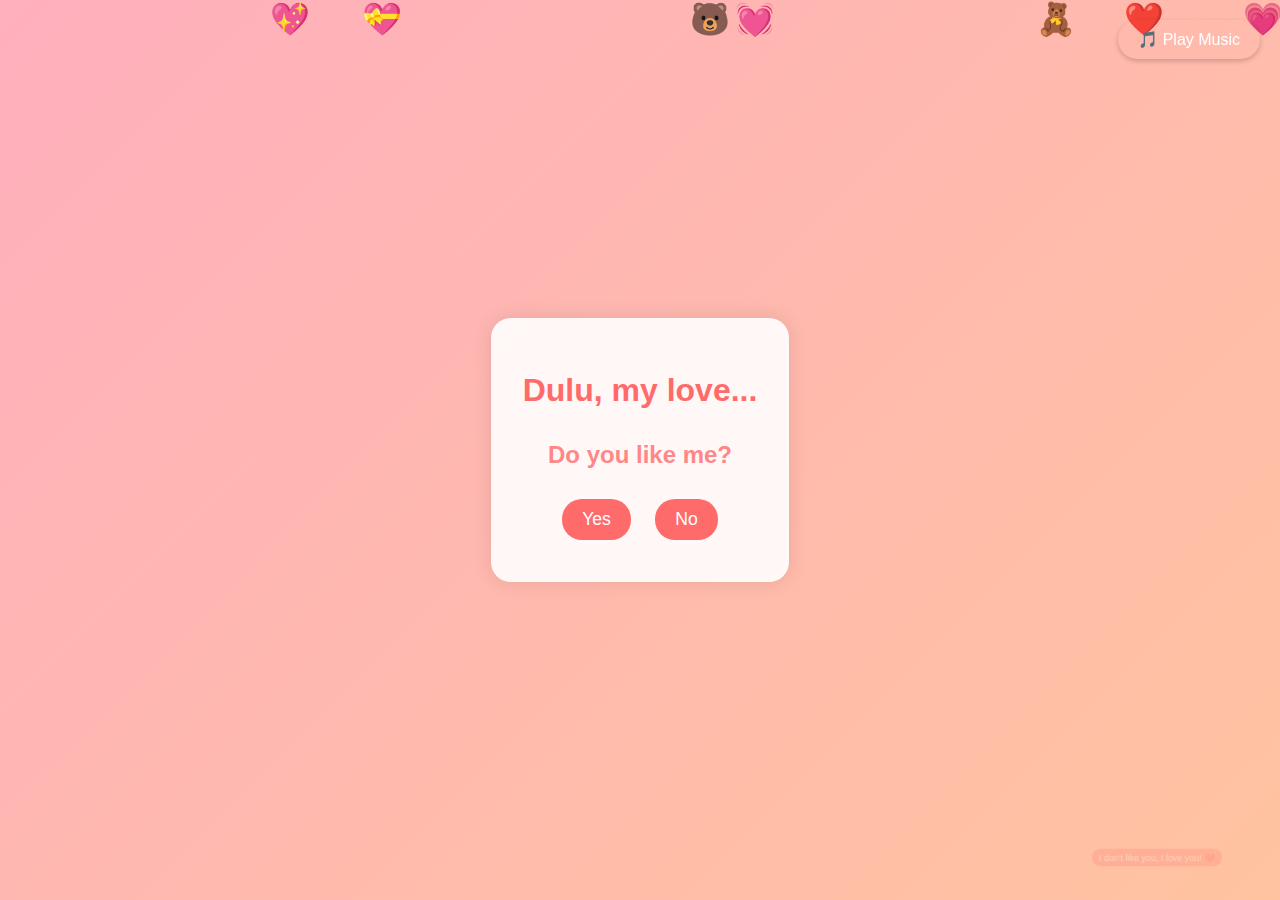
<file: dulu-my-bacha/index.html>
<!DOCTYPE html>
<html lang="en">
<head>
    <meta charset="UTF-8">
    <meta name="viewport" content="width=device-width, initial-scale=1.0">
    <!-- CUSTOMIZE: Browser tab title -->
    <title>Will You Be My Valentine? 💝</title>
    <!-- Google Fonts -->
    <link href="https://fonts.googleapis.com/css2?family=Dancing+Script:wght@400;700&family=Poppins:wght@300;400;600&display=swap" rel="stylesheet">
    <!-- Styles -->
    <link rel="stylesheet" href="styles.css">
</head>
<body>
    <!-- Floating Background Elements -->
    <div class="floating-elements">
        <!-- Hearts and bears will be added here by JavaScript -->
    </div>

    <!-- Main Content Container -->
    <div class="container">
        <h1 id="valentineTitle"></h1>
        
        <!-- Music Player -->
        <div id="musicControls" class="music-controls">
            <button id="musicToggle" class="music-btn">🎵 Play Music</button>
            <audio id="bgMusic" loop>
                <source id="musicSource" type="audio/mpeg">
                Your browser does not support the audio element.
            </audio>
        </div>

        <!-- First Question -->
        <div class="question-section" id="question1">
            <h2 id="question1Text"></h2>
            <button class="cute-btn" onclick="showNextQuestion(2)" id="yesBtn1"></button>
            <button class="cute-btn" onclick="moveButton(this)" id="noBtn1"></button>
            <!-- CUSTOMIZE: Secret answer text -->
            <div class="secret-answer">
                <button class="cute-btn special" onclick="showNextQuestion(2)" id="secretAnswerBtn"></button>
            </div>
        </div>

        <!-- Second Question (Love Meter) -->
        <div class="question-section hidden" id="question2">
            <h2 id="question2Text"></h2>
            <!-- Love meter settings: min="0" max="10000" -->
            <div class="love-meter">
                <input type="range" min="0" max="10000" value="100" class="slider" id="loveMeter">
                <p>
                    <span class="love-value-container"><span id="startText"></span> (<span id="loveValue">100</span>%)</span>
                    <span id="extraLove" class="hidden"></span>
                </p>
            </div>
            <button class="cute-btn" onclick="showNextQuestion(3)" id="nextBtn"></button>
        </div>

        <!-- Final Question -->
        <div class="question-section hidden" id="question3">
            <h2 id="question3Text"></h2>
            <button class="cute-btn final-yes" onclick="celebrate()" id="yesBtn3"></button>
            <button class="cute-btn" onclick="moveButton(this)" id="noBtn3"></button>
        </div>

        <!-- CUSTOMIZE: Celebration message -->
        <div class="celebration hidden" id="celebration">
            <h2 id="celebrationTitle"></h2>
            <p class="celebration-text" id="celebrationMessage"></p>
            <p class="celebration-text" id="celebrationEmojis"></p>
        </div>
    </div>

    <!-- Scripts -->
    <script src="config.js"></script>
    <script src="theme.js"></script>
    <script src="script.js"></script>
</body>
</html>
</file>
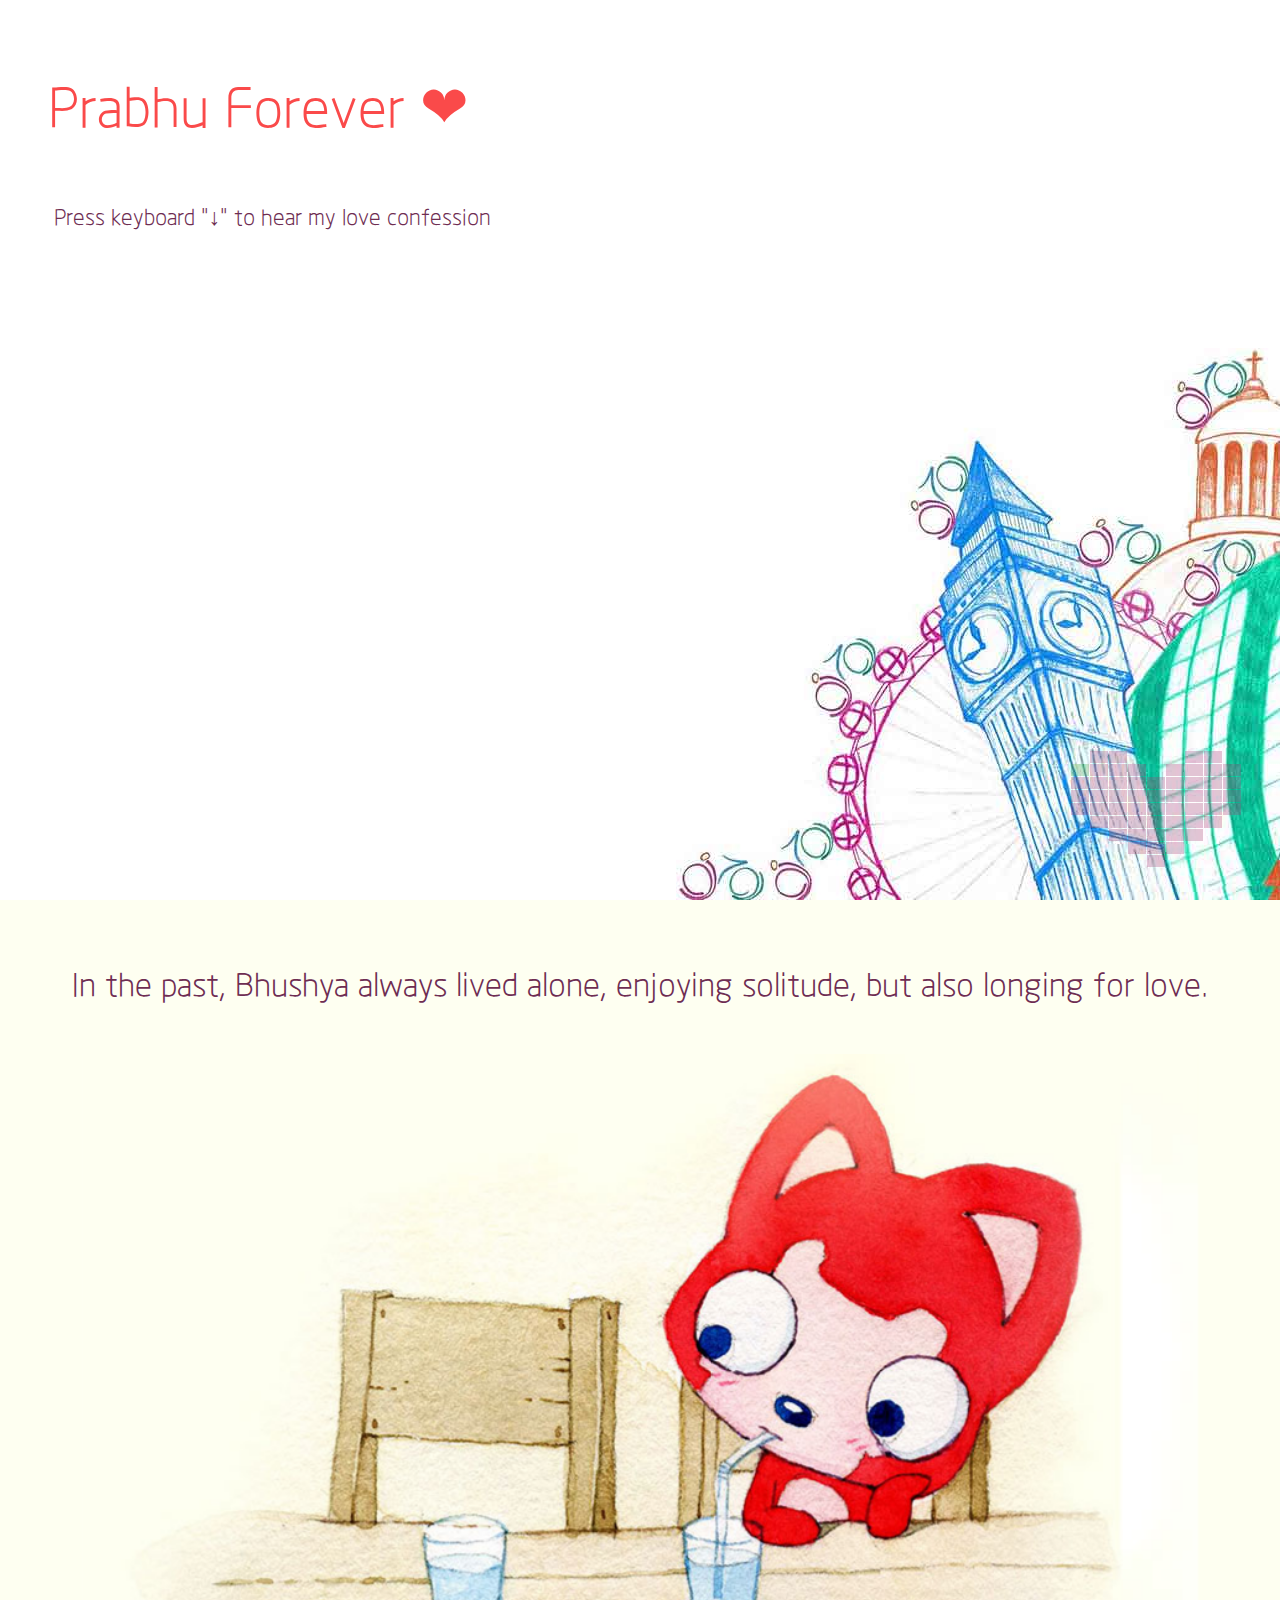
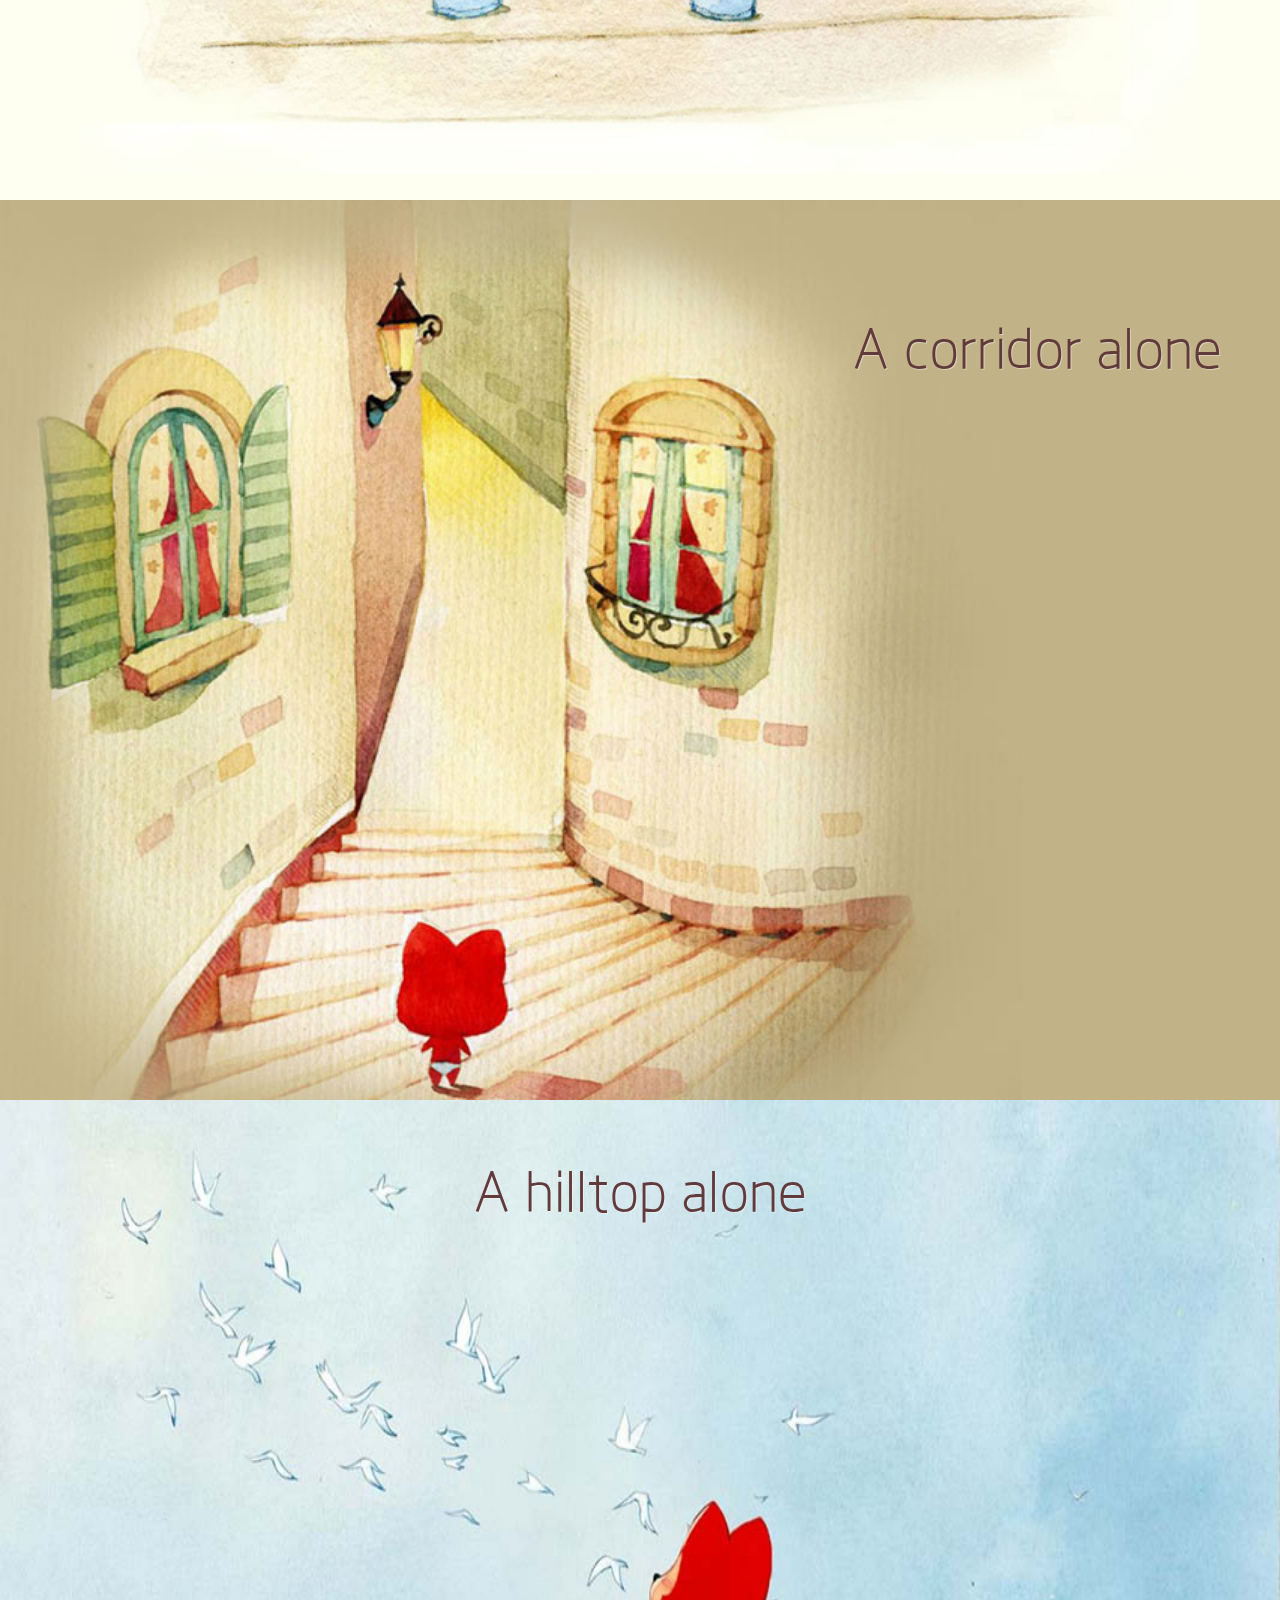
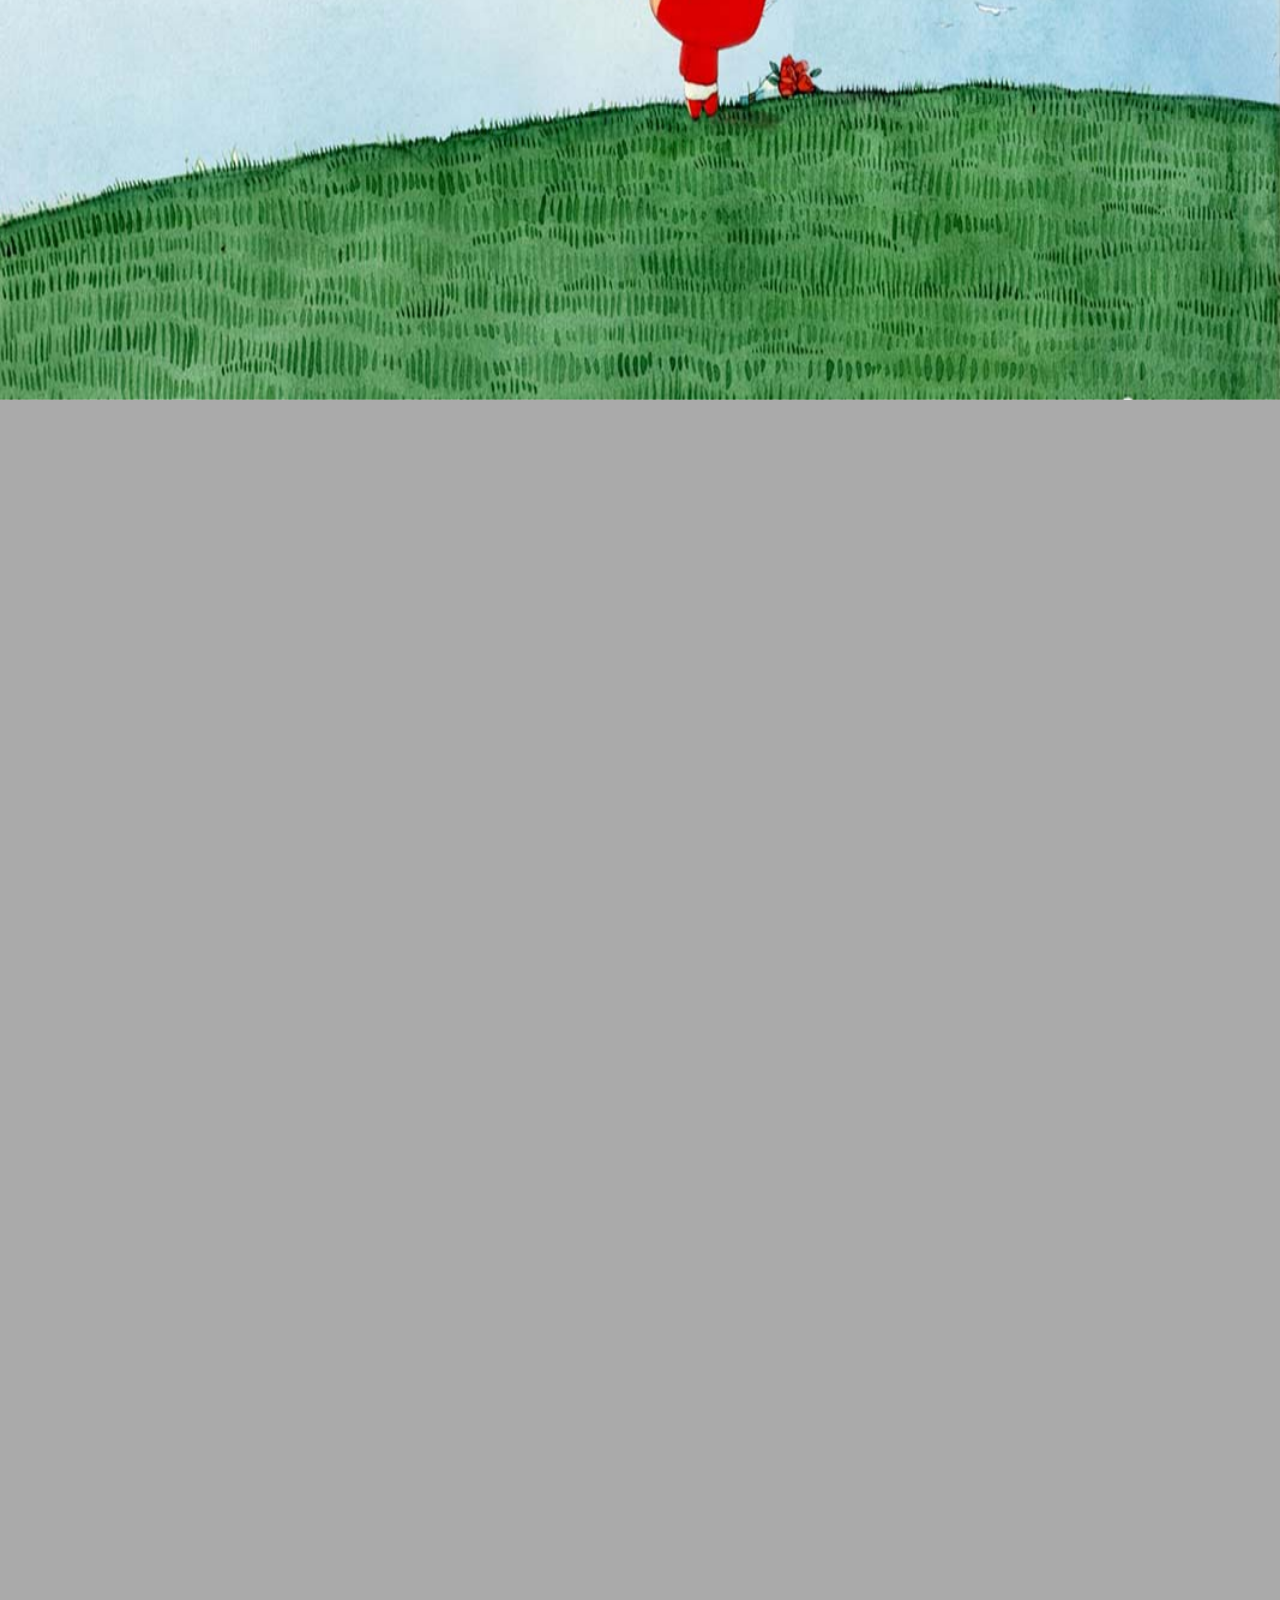
<file: our-extraordinary-love-story/index.html>
<!DOCTYPE HTML>
<!--[if IE 6]>
<html id="ie6" class="ie ie6 lt-ie9">
<![endif]-->
<!--[if IE 7]>
<html id="ie7" class="ie ie7 lt-ie9">
<![endif]-->
<!--[if IE 8]>
<html id="ie8" class="ie ie8 lt-ie9">
<![endif]-->
<!--[if gte IE 9]>
<html class="ie ie9">
<![endif]-->
<!--[if !(IE)]><!-->
<html>
<!--<![endif]-->

<head>
	<meta http-equiv='Pragma' content='no-cache' />
	<meta charset="UTF-8">
	<meta name="keywords" content="" />
	<meta name="description" content="laibiaobai.cn " />
	<title>Prabhu Forever ❤</title>
	<link rel="stylesheet" href="css/all.min.css">
</head>

<body>
	<div class="flowtime">
		<div class="ft-section section-1" data-id="section-1">
			<div id="/section-1/page-1" class="ft-page page-1" data-id="page-1">
				<p class="text1">Prabhu Forever ❤</p>
				<p class="text2">Press keyboard "↓" to hear my love confession</p>
			</div>
			<div id="/section-1/page-2" class="ft-page page-2" data-id="page-2">
				<p class="top-text">In the past, Bhushya always lived alone, enjoying solitude, but also longing for love.</p>
				<img src='img/iali63.jpg' alt="In the past, Bhushya always lived alone, enjoying solitude, and longing for love." />
			</div>
			<div id="/section-1/page-3" class="ft-page page-3 left-img" data-id="page-3">
				<h2 class="text">A corridor alone</h2>
				<img src='img/iali35.jpg' alt="A corridor alone" />
			</div>
			<div id="/section-1/page-4" class="ft-page page-4 full-img" data-id="page-4">
				<h2 class="center-text">A hilltop alone</h2>
				<img src='img/iali6.jpg' alt="A hilltop alone" />
			</div>
		</div>
		<div class="ft-section section-2" data-id="section-2">
			<div id="/section-2/page-1" class="ft-page page-5 full-img" data-id="page-1">
				<h2 class="center-text">A subway alone</h2>
				<img src='img/iali19.jpg' alt="A subway alone" />
			</div>
			<div id="/section-2/page-2" class="ft-page page-6" data-id="page-2">
				<h2 class="center-text">An amusement park alone</h2>
				<img src='img/iali29.jpg' alt="An amusement park alone" />
			</div>
			<div id="/section-2/page-3" class="ft-page page-7" data-id="page-3">
				<h3>But he remained optimistic, smiling, and waiting</h3>
				<img src='img/iali60.jpg' alt="But he remained optimistic, smiling, and waiting" />
			</div>
			<div id="/section-2/page-4" class="ft-page page-8 full-img" data-id="page-4">
				<h3>Life inevitably has ups and downs</h3>
				<img src='img/iali51.jpg' alt="Life inevitably has ups and downs" />
			</div>
			<div id="/section-2/page-5" class="ft-page page-9" data-id="page-5">
				<h3>He could always handle it easily</h3>
				<img src='img/iali5.jpg' alt="He could always handle it easily" />
			</div>
			<div id="/section-2/page-6" class="ft-page page-10" data-id="page-6">
				<h3>And with a sunny, confident smile</h3>
				<img src='img/iali22.jpg' alt="And with a sunny, confident smile" />
			</div>
		</div>
		<div class="ft-section section-3" data-id="section-3">
			<div id="/section-3/page-1" class="ft-page page-11 full-img" data-id="page-1">
				<h3>Life won't always be smooth sailing</h3>
				<img src='img/iali24.jpg' alt="Life won't always be smooth sailing" />
			</div>
			<div id="/section-3/page-2" class="ft-page page-12" data-id="page-2">
				<h3>But he could always face it bravely<br />Ready to accept life's challenges</h3>
				<img src='img/iali25.jpg' alt="But he could always face it bravely" />
			</div>
			<div id="/section-3/page-3" class="ft-page page-13" data-id="page-3">
				<img src='img/iali64.jpg' alt='But where is bhushya&apos;s love?' />
				<h3>But where is Bhushya's love?</h3>
			</div>
			<div id="/section-3/page-4" class="ft-page page-14 left-img" data-id="page-4">
				<h3>In the mirror? He couldn't believe it</h3>
				<img src='img/iali46.jpg' alt="In the mirror? He couldn't believe it" />
			</div>
			<div id="/section-3/page-5" class="ft-page page-15 left-img" data-id="page-5">
				<h3>He asked the big tree, where is my love?<br />The tree told him, maybe not far away</h3>
				<img src='img/iali45.jpg' alt="He asked the big tree, where is my love?" />
			</div>
			<div id="/section-3/page-6" class="ft-page page-16 left-img" data-id="page-6">
				<h3>So, Bhushya continued walking forward alone<br />Walking on the vast snowy ground</h3>
				<img src='img/iali66.jpg' alt="So, Bhushya continued walking forward alone" />
			</div>
			<div id="/section-3/page-7" class="ft-page page-17 top-text" data-id="page-7">
				<h3>Until one day Bhushya met Toto</h3>
				<img src='img/iali16.jpg' alt="Until one day Bhushya met Toto" />
			</div>
		</div>
		<div class="ft-section section-4" data-id="section-4">
			<div id="/section-4/page-1" class="ft-page page-18 full-img" data-id="page-1">
				<p class="text">Bhushya likes Toto, because of Toto's appearance, Bhushya has an even brighter smile on his face</p>
				<img src='img/iali11.jpg' alt="Bhushya likes Toto, because of Toto's appearance, Bhushya has an even brighter smile on his face" />
			</div>
			<div id="/section-4/page-2" class="ft-page page-19" data-id="page-2">
				<h3>But will Toto like Bhushya?</h3>
				<img src="img/iali75.jpg" alt="But will Toto like Bhushya?" />
			</div>
			<div id="/section-4/page-3" class="ft-page page-20" data-id="page-3">
				<img src='img/iali59.png' alt="Finally one day, Bhushya gathered his courage" />
				<h3>Finally one day, Bhushya gathered his courage</h3>
				<img src='img/iali9.jpg' />
			</div>
			<div id="/section-4/page-4" class="ft-page page-21" data-id="page-4">
				<h3>Bhushya is so happy</h3>
				<img src='img/iali59.png' alt="Bhushya is so happy" />
			</div>
			<div id="/section-4/page-5" class="ft-page page-22 left-img" data-id="page-5">
				<h3>Every day Bhushya would go find Toto</h3>
				<img src='img/iali4.jpg' alt="Every day Bhushya would go find Toto" />
			</div>
			<div id="/section-4/page-6" class="ft-page page-23 left-img" data-id="page-6">
				<h3>Then the two would go out together</h3>
				<img src='img/iali44.jpg' alt="Then the two would go out together" />
			</div>
			<div id="/section-4/page-7" class="ft-page page-24 full-img" data-id="page-7">
				<h3>At night Bhushya would take Toto home</h3>
				<img src='img/iali32.jpg' alt="At night Bhushya would take Toto home" />
			</div>
		</div>
		<div class="ft-section section-5" data-id="section-5">
			<div id="/section-5/page-1" class="ft-page page-25 left-img" data-id="page-1">
				<h3>Until very late<br />Bhushya would go home alone</h3>
				<img src='img/iali37.jpg' alt="Until very late" />
			</div>
			<div id="/section-5/page-2" class="ft-page page-26 top-text" data-id="page-2">
				<h3>Then happily fall asleep, hoping to dream of Toto</h3>
				<img src='img/iali10.gif' alt="Then happily fall asleep, hoping to dream of Toto" />
			</div>
			<div id="/section-5/page-3" class="ft-page page-27" data-id="page-3">
				<h3>Bhushya quickly became Toto's shopping assistant</h3>
				<img src='img/iali67.jpg' alt="Bhushya quickly became Toto's shopping assistant" />
			</div>
			<div id="/section-5/page-4" class="ft-page page-28" data-id="page-4">
				<h3>Bhushya and Toto went to many places together</h3>
				<img src='img/iali40.jpg' alt="Bhushya and Toto went to many places together" />
			</div>
			<div id="/section-5/page-5" class="ft-page page-29" data-id="page-5">
				<h3>Bhushya also became a foodie like Toto</h3>
				<img src='img/iali12.jpg' alt="Bhushya also became a foodie like Toto" />
			</div>
			<div id="/section-5/page-6" class="ft-page page-30" data-id="page-6">
				<h3>Later, they moved in together</h3>
				<img src='img/iali76.gif' alt="Later, they moved in together" />
			</div>
			<div id="/section-5/page-7" class="ft-page page-31" data-id="page-7">
				<h3>So Bhushya started learning new skills</h3>
				<img src='img/iali77.jpg' alt="So Bhushya started learning new skills" />
			</div>
		</div>
		<div class="ft-section section-6" data-id="section-6">
			<div id="/section-6/page-1" class="ft-page page-32" data-id="page-1">
				<h3>Cooking</h3>
				<img src='img/iali62.jpg' alt="Cooking" />
			</div>
			<div id="/section-6/page-2" class="ft-page page-33 top-text" data-id="page-2">
				<h3>Every morning, they eat the delicious food they made</h3>
				<img src='img/iali3.jpg' alt="Every morning, they eat the delicious food they made" />
			</div>
			<div id="/section-6/page-3" class="ft-page page-34 left-img" data-id="page-3">
				<h3>Then at the same platform, happily go to work together</h3>
			</div>
			<div id="/section-6/page-4" class="ft-page page-35" data-id="page-4">
				<h3>Bhushya feels so happy.<br />Because he has a home<br />That place where Toto is</h3>
				<img src='img/iali8.gif' alt="Bhushya feels so happy." />
			</div>
			<div id="/section-6/page-5" class="ft-page page-36 full-img" data-id="page-5">
				<h3>They occasionally argue</h3>
				<img src='img/iali31.jpg' alt="They occasionally argue" />
			</div>
			<div id="/section-6/page-6" class="ft-page page-37 left-img" data-id="page-6">
				<h3>Bhushya doesn't want this</h3>
				<img src='img/iali49.jpg' alt="Bhushya doesn't want this" />
			</div>
			<div id="/section-6/page-7" class="ft-page page-38 bottom-text" data-id="page-7">
				<img src='img/iali21.jpg' alt="There must be something I did wrong, Bhushya is thinking" />
				<h3>There must be something I did wrong, Bhushya is thinking</h3>
			</div>
		</div>
		<div class="ft-section section-7" data-id="section-7">
			<div id="/section-7/page-1" class="ft-page page-39 left-img" data-id="page-1">
				<h3>Without Toto by his side, there's no scenery outside the window</h3>
				<img src='img/iali2.jpg' alt="Without Toto by his side, there's no scenery outside the window" />
			</div>
			<div id="/section-7/page-2" class="ft-page page-40" data-id="page-2">
				<h3>If Toto is not behind him</h3>
				<img src='img/iali14.jpg' alt="{text45_}" />
			</div>
			<div id="/section-7/page-3" class="ft-page page-41" data-id="page-3">
				<img src='img/iali30_1.jpg' class='img1' alt="How could Bhushya fly higher and farther" />
				<img src='img/iali30_2.jpg' class='img2' alt="How could Bhushya fly higher and farther2" />
				<h3>How could Bhushya fly higher and farther</h3>
			</div>
			<div id="/section-7/page-4" class="ft-page page-42" data-id="page-4">
				<h3>Bhushya doesn't want this. He wants to change himself for Toto<br />Toto said she likes rich people, so Bhushya made a wish</h3>
				<img src='img/iali69.jpg' alt="Bhushya doesn't want this. He wants to change himself for Toto" />
			</div>
			<div id="/section-7/page-5" class="ft-page page-43" data-id="page-5">
				<img src='img/iali42.jpg' alt="I'm willing to become a rich for you" />
				<h3>I'm willing to become a rich for you</h3>
			</div>
			<div id="/section-7/page-6" class="ft-page page-44 left-img" data-id="page-6">
				<h3>Love is like flowers and grass<br />It needs to be watered with tolerance</h3>
				<img src='img/iali0.jpg' alt="Love is like flowers and grass" />
			</div>
			<div id="/section-7/page-7" class="ft-page page-45 left-img" data-id="page-7">
				<h3>Later on, Toto's birthday was coming<br />Bhushya started preparing gifts for Toto</h3>
				<img src='img/iali18.jpg' alt="Later on, Toto's birthday was coming" />
			</div>
		</div>
		<div class="ft-section section-8" data-id="section-8">
			<div id="/section-8/page-1" class="ft-page page-46" data-id="page-1">
				<img src='img/iali57.gif' alt="Watching the gifts being prepared one by one" />
				<h3>Watching the gifts being prepared one by one<br />Bhushya is so happy<br />Because he imagines when Toto receives the gifts<br />Her happy expression</h3>
			</div>
			<div id="/section-8/page-2" class="ft-page page-47 top-text" data-id="page-2">
				<img src='img/iali58.jpg' alt="Thinking there's still a lifetime ahead" />
				<h3>Thinking there's still a lifetime ahead<br />Bhushya is so happy<br />Because he can go with Toto<br />To many places around the world</h3>
			</div>	
			<div id="/section-8/page-3" class="ft-page page-48 left-img" data-id="page-3">
				<p>Bhushya will also continue to work hard<br />For his and Toto's dream castle</p>
				<img src='img/iali65.jpg' alt="Bhushya will also continue to work hard" />
			</div>
			<div id="/section-8/page-4" class="ft-page page-49 full-img" data-id="page-4">

				<img src='img/iali71.jpg' alt="Bhushya is very happy because he found Toto. He believes every day ahead will be joyful" />
			</div>
			<div id="/section-8/page-5" class="ft-page page-50" data-id="page-5">
				<p class='text'>One day later, Toto said she was afraid to ride the roller coaster, so Bhushya took her to play somewhere else. This is just a small thing in their happy life, too small to attract others' attention. But this is the happy life that belongs to Bhushya and Toto.</p>
				<img src='img/iali50_1.jpg' class='img1' alt="One day later, Toto said she was afraid to ride the roller coaster, so Bhushya took her to play somewhere else. This is just a small thing in their happy life, too small to attract others' attention. But this is the happy life that belongs to Bhushya and Toto." />
				<img src='img/iali50_2.jpg' class='img2' alt="One day later, Toto said she was afraid to ride the roller coaster, so Bhushya took her to play somewhere else. This is just a small thing in their happy life, too small to attract others' attention. But this is the happy life that belongs to Bhushya and Toto.2" />
			</div>
			<div id="/section-8/page-6" class="ft-page page-51" data-id="page-6">
				<p>
					Toto: How far is forever?<br /> Bhushya: One second more than time is forever, I will love you forever
					<br /> Toto: How big is the world?
					<br /> Bhushya: Wherever you go, that's how big the world is
				</p>
			</div>
		</div>
		<div class="ft-section section-9" data-id="section-9">
			<div id="/section-9/page-1" class="ft-page page-52 full-img" data-id="page-1">
				<h3>May we find one heart, and never part till old age</h3>
				<img src='img/iali20.jpg' alt="May we find one heart, and never part till old age" />
			</div>
			<div id="/section-9/page-2" class="ft-page page-53" data-id="page-2">
				<img src='img/iali68.jpg' alt="Happy Valentine's Day" />
				<h3>Happy Valentine's Day</h3>
			</div>
			<div id="/section-9/page-3" class="ft-page page-54 center-img" data-id="page-3">
				<div class="center-img">I love you</div>
			</div>
			<div id="/section-9/page-4" class="ft-page page-55 right-img" data-id="page-4">
				<img src='img/14915.jpg' alt="The story of Bhushya and Toto will continue." />
				<p class="text">
					The story of Bhushya and Toto will continue.<br /> Whether exciting or ordinary, it will be what they love.
					<br />
					<br />
					<br />
					<span> -- Press "Esc" key for a surprise</span>
				</p>
			</div>
		</div>
	</div>



	<iframe src="http://music.163.com/outchain/player?type=2&id=26830666&auto=1&height=66" frameBorder="0" width="0" scrolling="no" height="0" target="_blank"></iframe>

	<script src="http://libs.baidu.com/jquery/1.8.3/jquery.min.js"></script>
	<script src="js/all.min.js"></script>
	<script src="js/love.min.js"></script>
	<div class="mPower"><span id="on" title="点击暂停"></span><span id="off" title="点击播放"></script></div>

<!-- laibiaobai.cn Baidu tongji analytics -->
<script>
var _hmt = _hmt || [];
(function() {
  var hm = document.createElement("script");
  hm.src = "//hm.baidu.com/hm.js?14cc0d484aba55c5fa653c962618f6d1";
  var s = document.getElementsByTagName("script")[0];
  s.parentNode.insertBefore(hm, s);
})();
</script>

</body>
</html>
</file>
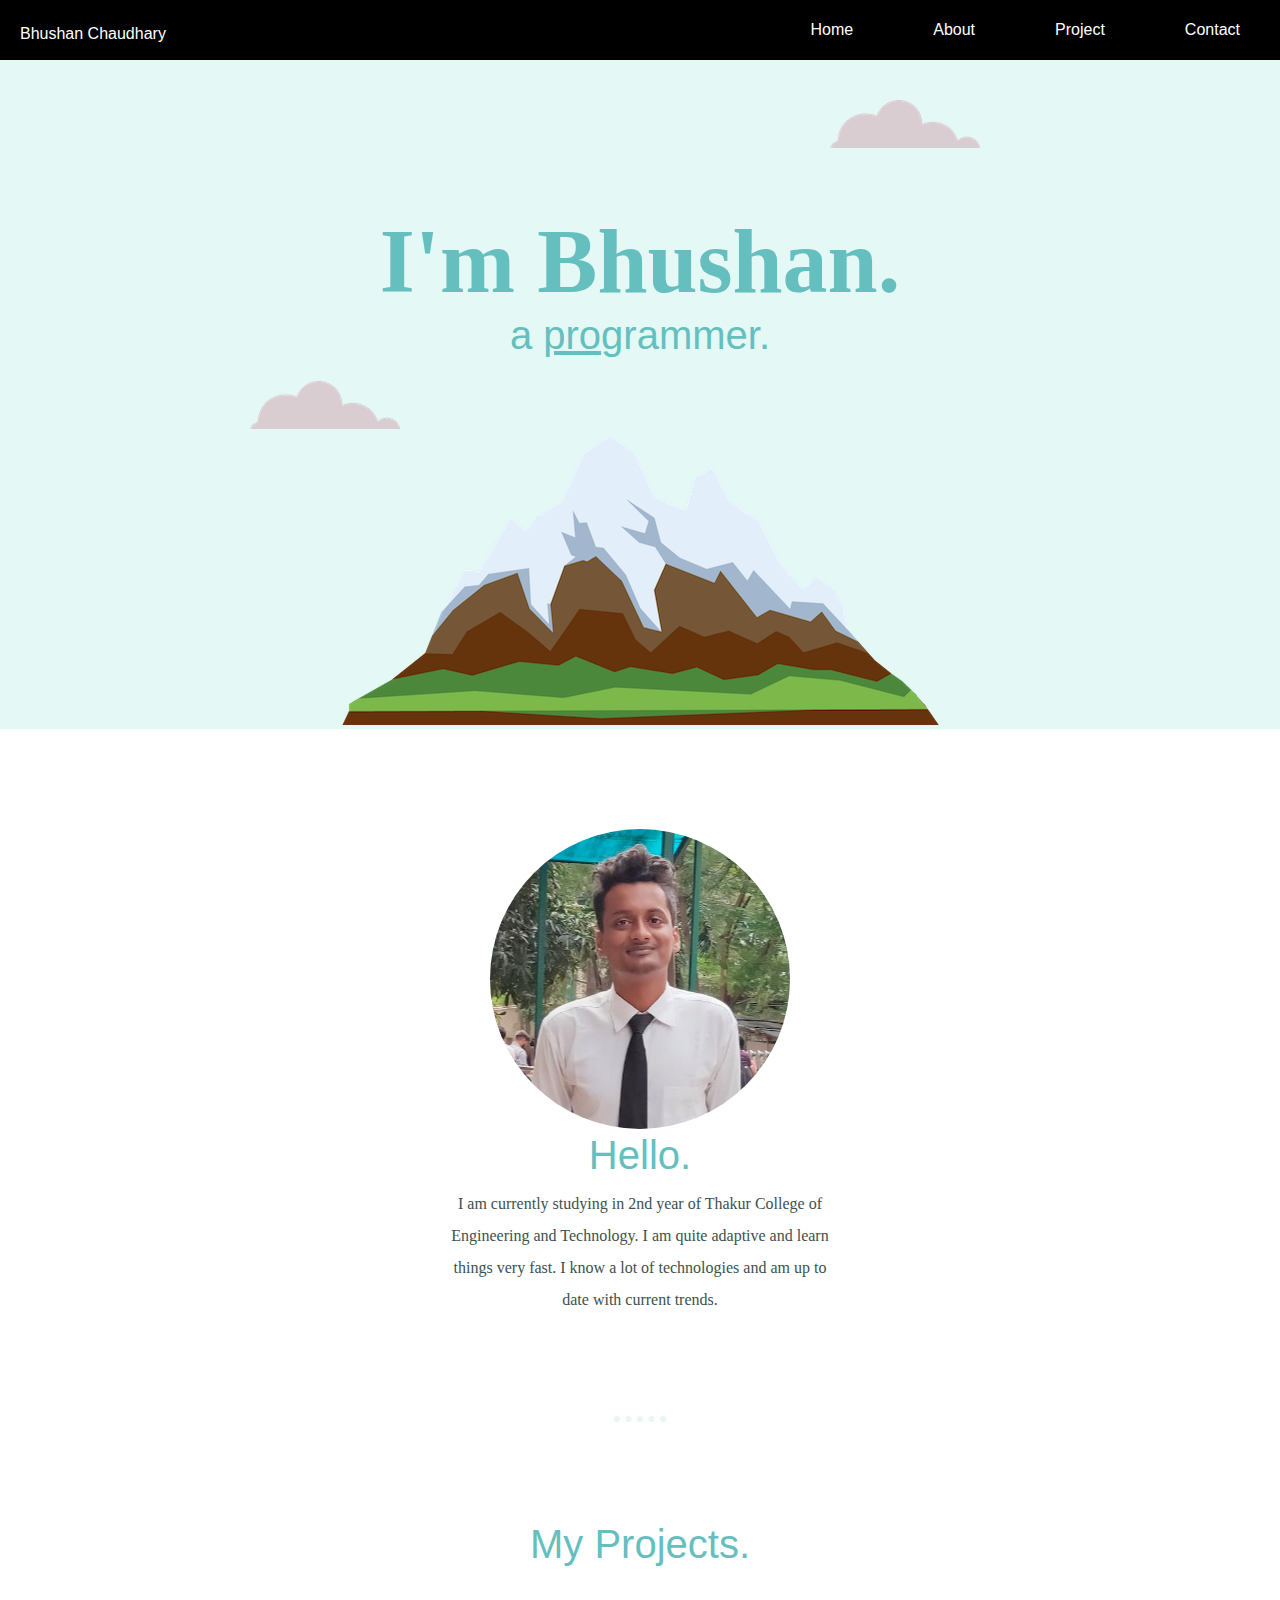
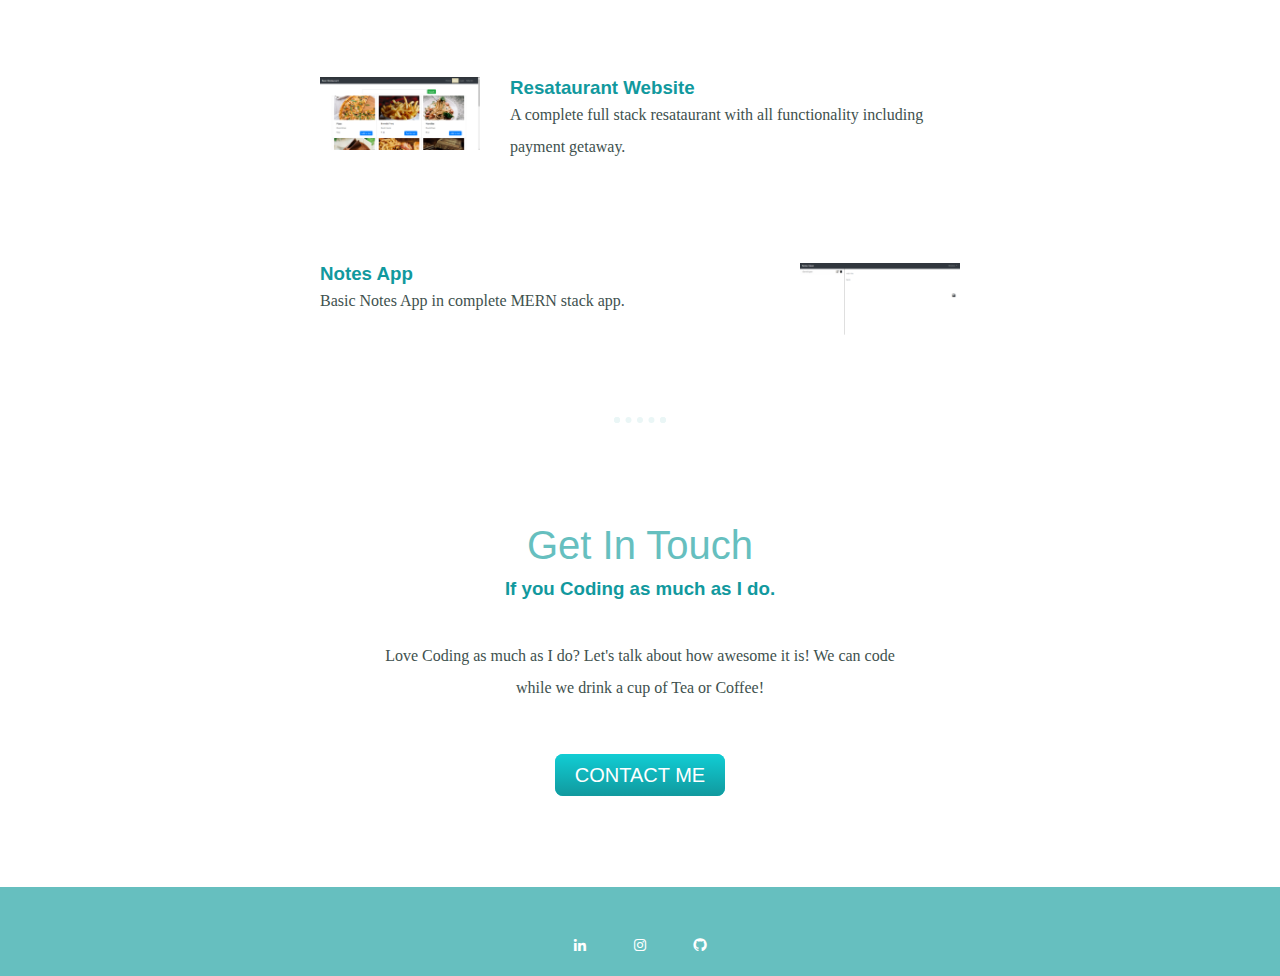
<file: progate-portfolio/index.html>
<!DOCTYPE html>
<html lang="en">

<head>
    <meta charset="UTF-8">
    <meta name="viewport" content="width=device-width, initial-scale=1.0">
    <title>Bhushan Chaudhary</title>
    <link rel="stylesheet" href="stylesheet.css">
    <link rel="stylesheet" href="styles.css">
    <link href="https://cdn.jsdelivr.net/npm/boxicons@2.0.5/css/boxicons.min.css" rel="stylesheet" />

    <link rel="stylesheet" href="https://pro.fontawesome.com/releases/v5.10.0/css/all.css"
        integrity="sha384-AYmEC3Yw5cVb3ZcuHtOA93w35dYTsvhLPVnYs9eStHfGJvOvKxVfELGroGkvsg+p" crossorigin="anonymous" />
</head>

<body>
    <nav class="navbar">
        <div class="logo">
            <a href="#">
                <p>Bhushan Chaudhary</p>
            </a>
        </div>
        <button class="hamburger" id="hamburger"><i class="fas fa-bars"></i></button>
        <ul class="nav-ul" id="nav-ul">
            <a href="#top-container">
                <li class="nav-link">Home</li>
            </a>
            <a href="#middle-container">
                <li class="nav-link">About</li>
            </a>
            <a href="#Project">
                <li class="nav-link">Project</li>
            </a>
            <a href="#contact-me">
                <li class="nav-link">Contact</li>
            </a>
        </ul>
    </nav>
    <div class="top-container" id="top-container">
        <img class="top-cloud" src="images/cloud.png" alt="cloud">
        <div class="title-text">
            <h1>I'm Bhushan.</h1>
            <h2>a <span class="pro">pro</span>grammer.</h2>
        </div>
        <div class="image">
            <img class="bottom-cloud" src="images/cloud.png" alt="cloud">
            <img class="mountain" src="images/mountain.png" alt="mountain-img">
        </div>
    </div>

    <div class="middle-container" id="middle-container">
        <div class="profile">
            <img src="images/my.png" alt="angela-profile-img">
            <h2>Hello.</h2>
            <p class="intro">I am currently studying in 2nd year of Thakur College of
                Engineering and Technology. I am quite adaptive and learn things
                very fast. I know a lot of technologies and am up to date with
                current trends.</p>
        </div>
        <hr>
        <div class="Project" id="Project">
            <h2>My Projects.</h2>
            <div class="skill-row">
                <img class="code-img" src="2.png" alt="code-img">

                <h3>Resataurant Website</h3>
                <p> A complete full stack resataurant with all functionality including payment getaway.<a
                        href="https://reanrestaurants.herokuapp.com/menu">Visit here</a></p>

            </div>
            <div class="skill-row">
                <img class="chilli-img" src="1.png" alt="chillies-img">

                <h3>Notes App</h3>
                <p>Basic Notes App in complete MERN stack app.<a href="https://notes-keepers.herokuapp.com/">Visit
                        here</a></p>

            </div>
        </div>
        <hr>
        <div class="contact-me" id="contact-me">
            <h2>Get In Touch</h2>
            <h3>If you Coding as much as I do.</h3>
            <p class="contact-message">Love Coding as much as I do? Let's talk about how awesome it is! We can
                code
                while we drink a cup of Tea or Coffee!</p>
            <a class="btn" href="mailto:bhushanChaudhary3333@gmail.com">CONTACT ME</a>
        </div>
    </div>


    <div class="bottom-container">
        <a href="https://in.linkedin.com/in/bhushan-chaudhary-a99780193?trk=people-guest_people_search-card"
            class="home__social-icon"><i class="bx bxl-linkedin"></i></a>
        <a href="https://www.instagram.com/bhxshxn/" class="home__social-icon"><i class="bx bxl-instagram"></i></a>
        <a href="https://github.com/bhxshxn" class="home__social-icon"><i class="bx bxl-github"></i></a>
    </div>
    <script src="main.js"></script>
</body>

</html>
</file>
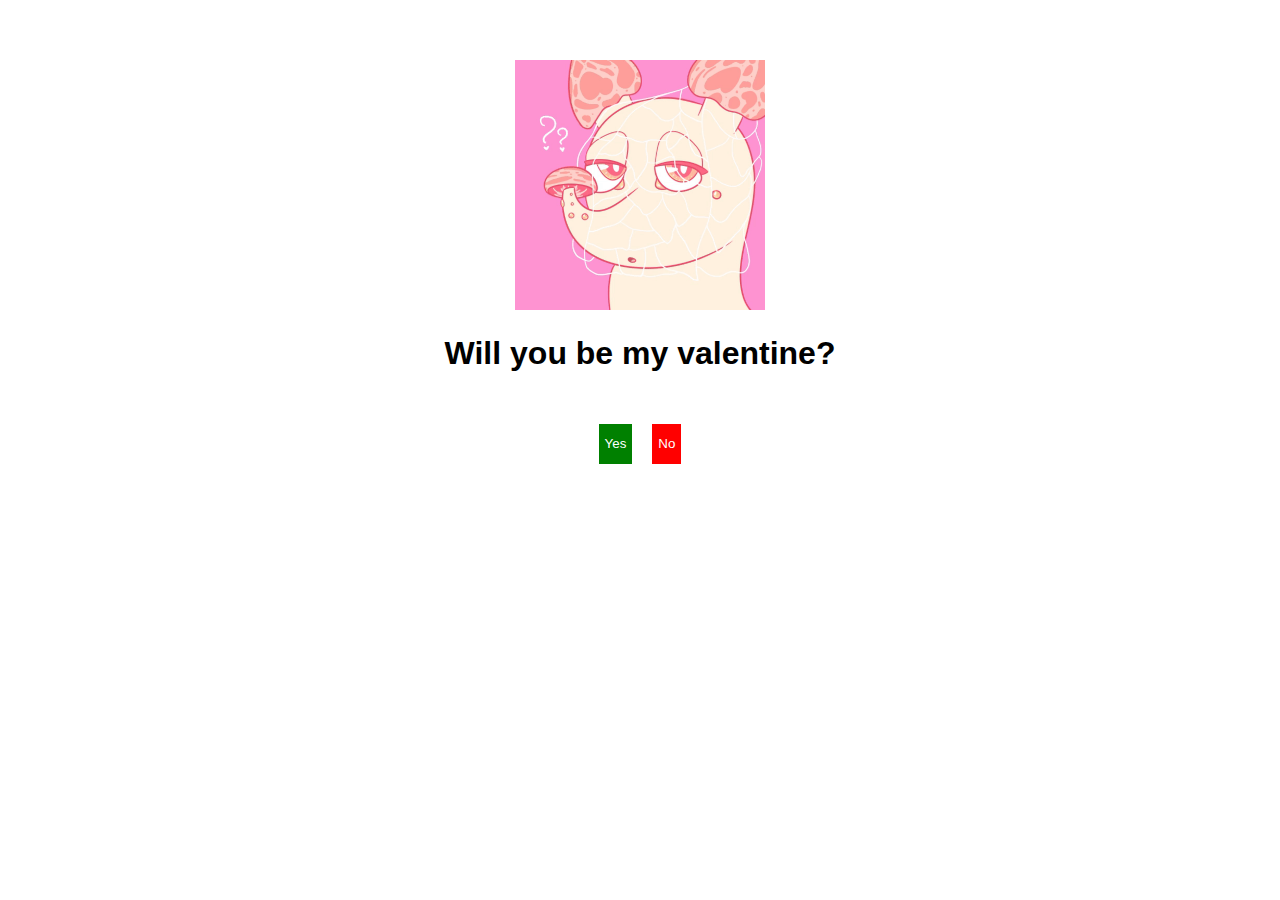
<file: will-you-be-my-valentine/index.html>
<!DOCTYPE html>
<html lang="en">
  <head>
    <meta charset="UTF-8" />
    <meta name="viewport" content="width=device-width, initial-scale=1.0" />
    <title>Import Question</title>
    <link rel="stylesheet" href="./public/css/style.css" />
  </head>
  <body>
    <div class="container">
      <div class="banner-gif">
        <img id="banner" src="./public/images/mid.gif" alt="banner" />
      </div>
      <h1 id="question-heading">Will you be my valentine?</h1>
      <div class="buttons">
        <button id="yes-button"><p>Yes</p></button>
        <button id="no-button"><p>No</p></button>
      </div>
      <div class="message">
        <h2 id="success-message">Yepppie, see you sooonnn :3</h2>
      </div>
    </div>
    <script src="./public/js/script.js"></script>
  </body>
</html>
</file>
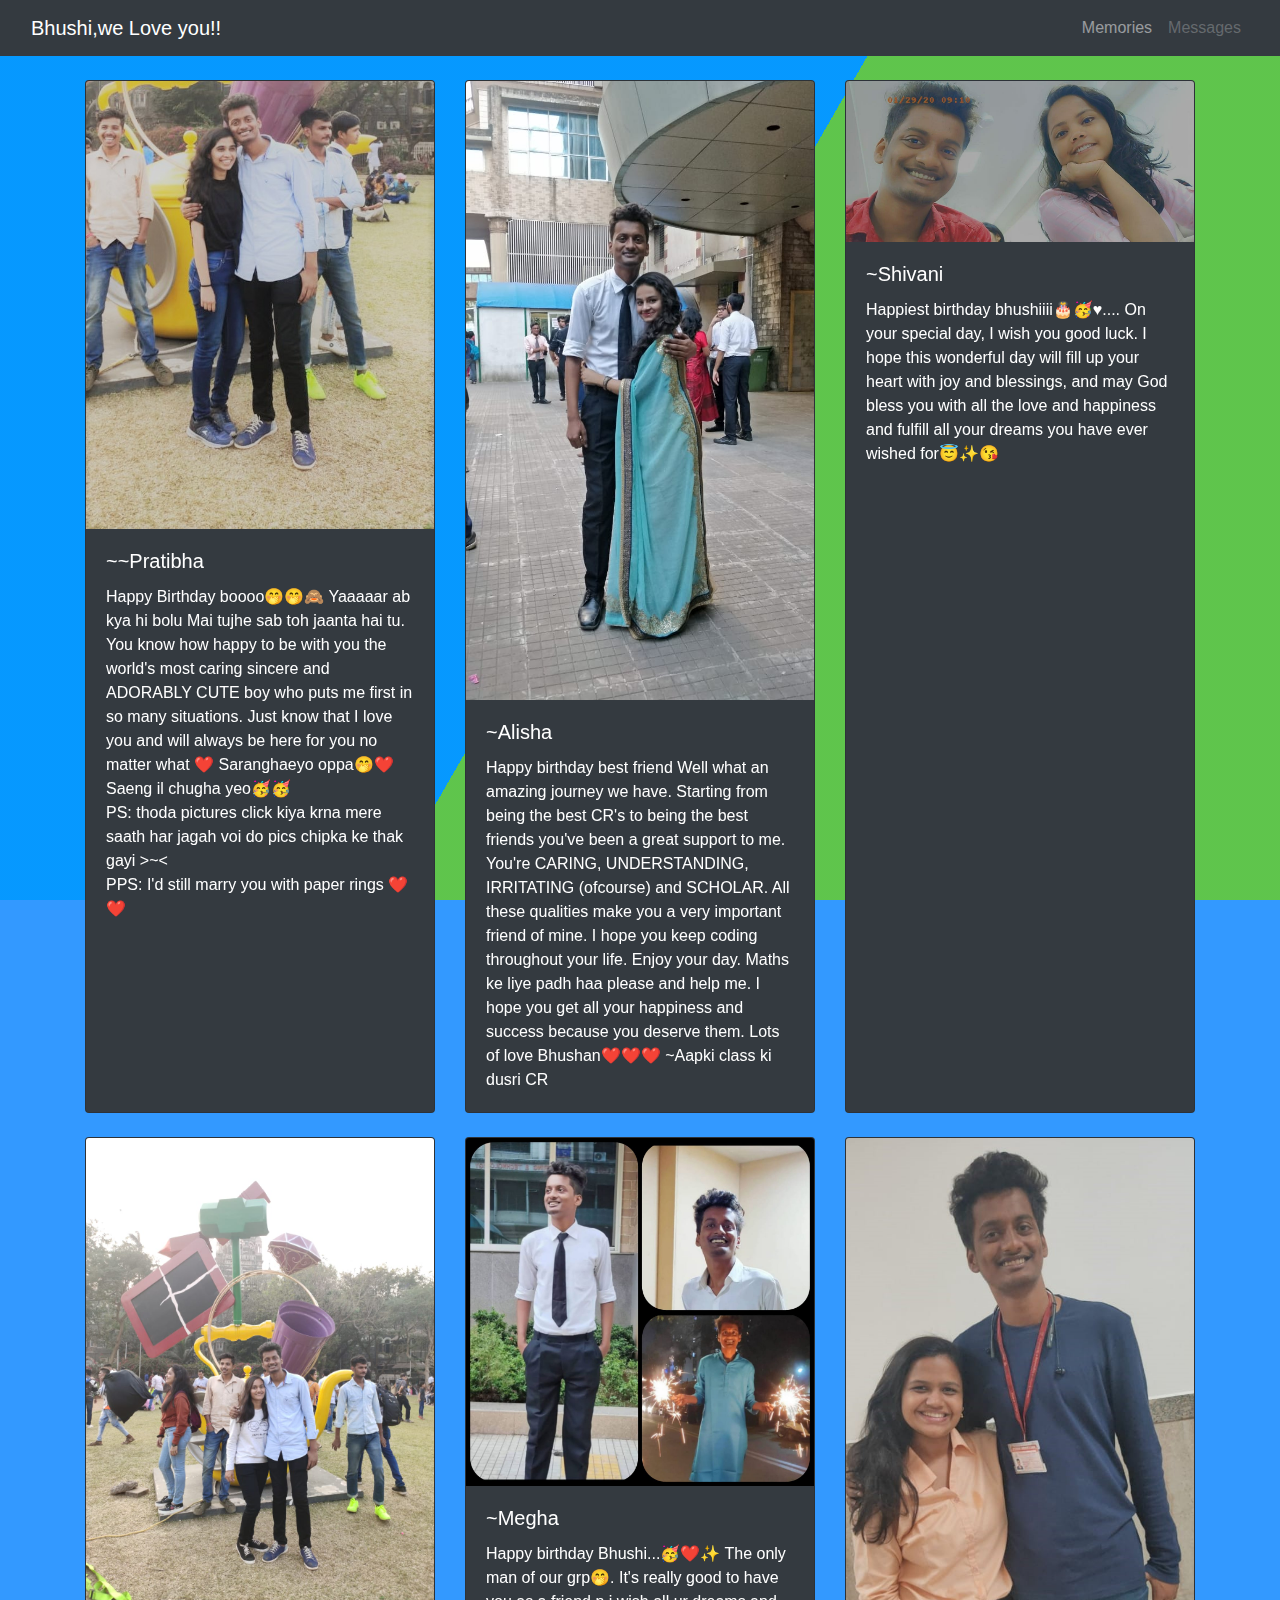
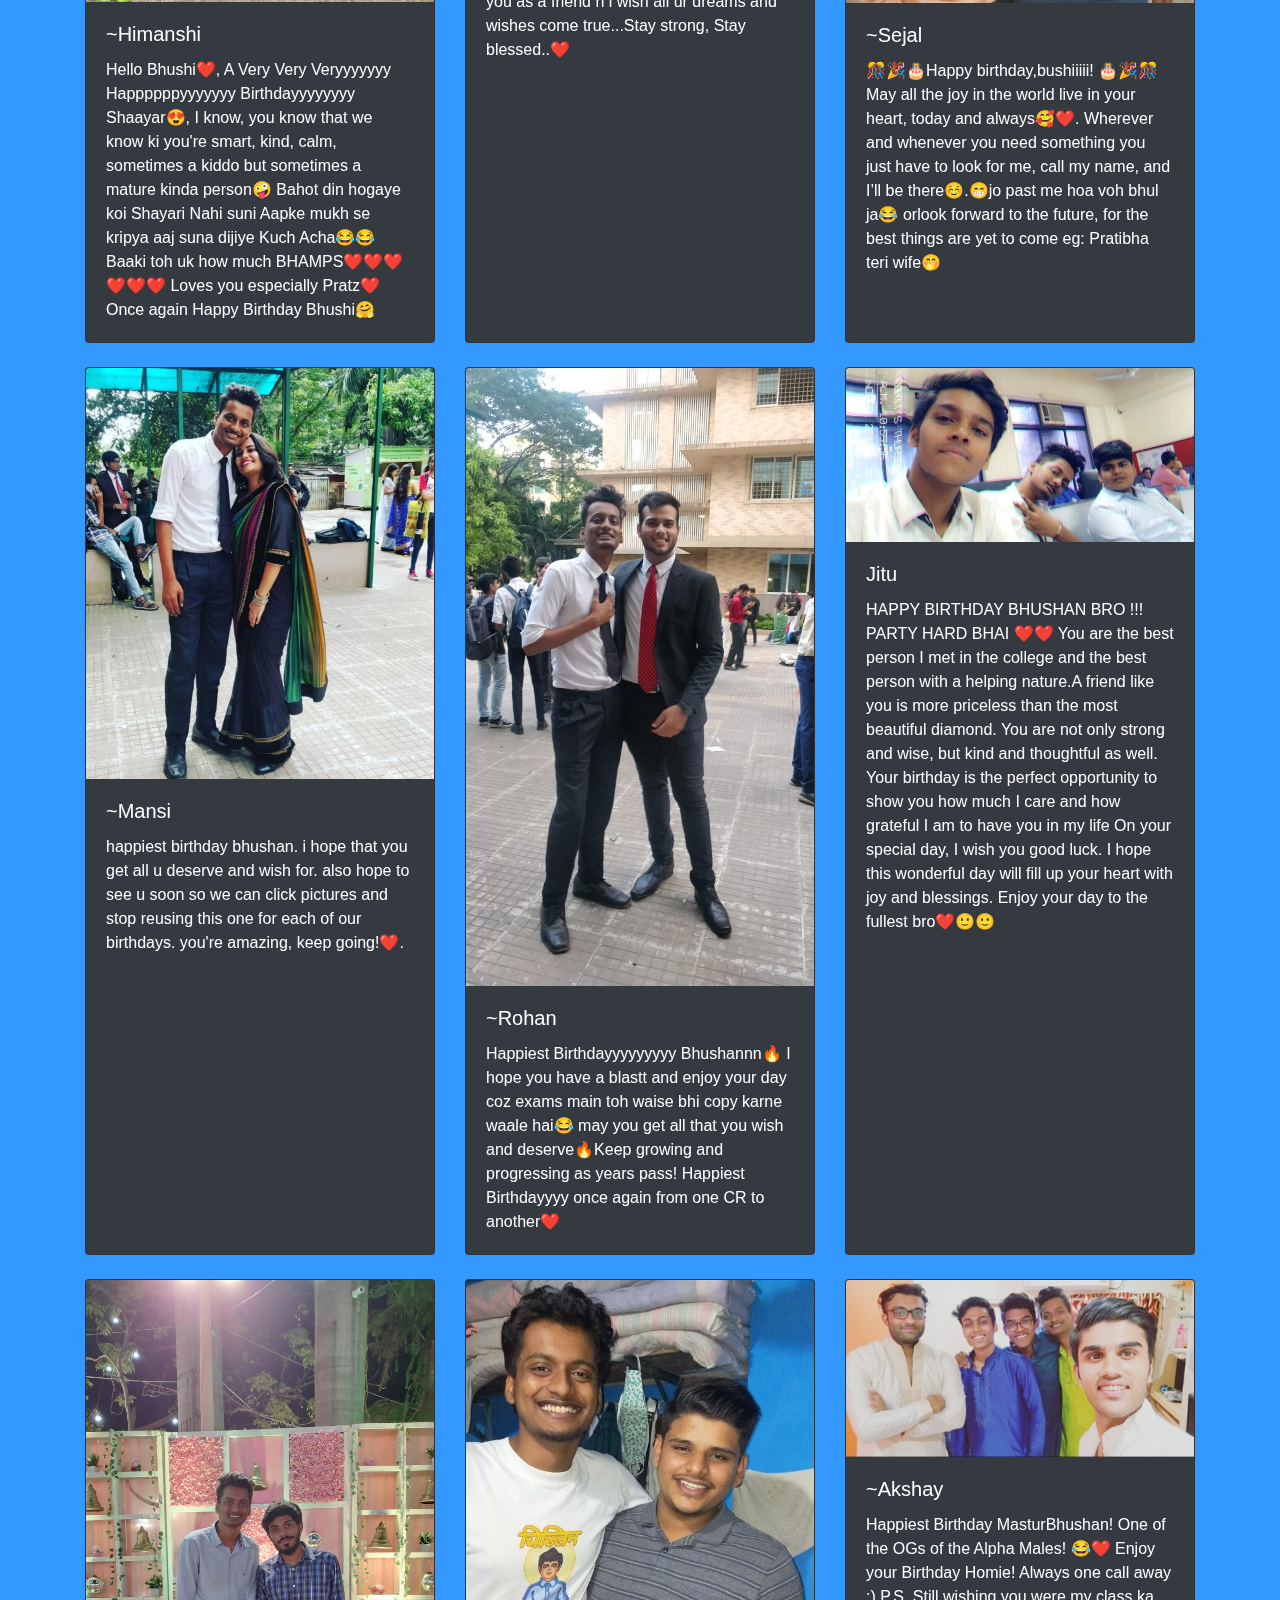
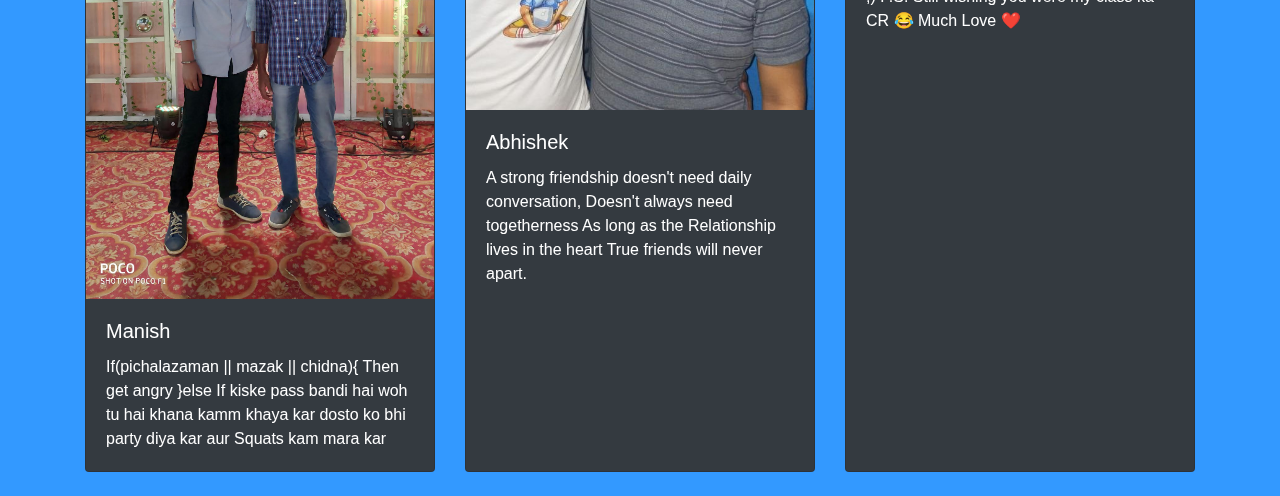
<file: Happy-Birthday-me/gallery.html>
<!DOCTYPE html>
<html lang="en">

<head>
    <meta charset="UTF-8" />
    <meta name="viewport" content="width=device-width, initial-scale=1.0" />
    <title>Messages!!</title>
    <link rel="stylesheet" href="https://cdn.jsdelivr.net/npm/bootstrap@4.5.3/dist/css/bootstrap.min.css" />
    <link rel="stylesheet" href="https://stackpath.bootstrapcdn.com/font-awesome/4.7.0/css/font-awesome.min.css">
    <style>
        *{
            margin: 0px;
            padding: 0px;
           
            box-sizing: border-box;
        }
        body{
            margin: 0px;
            padding: 0px;
            background: #3399ff;
            box-sizing: border-box;
        }
        .boxb{
            border: 1px solid red;
        }
        .boxr{
            border: 1px solid green;
        }
        .fa{
            color: goldenrod;
        }
        .fa-heart{
            color:red;
        }
        .btn-success{
            border-radius: 10px;
        }
        
        .bg {
  animation:slide 3s ease-in-out infinite alternate;
  background-image: linear-gradient(-60deg, #6c3 50%, #09f 50%);
  bottom:0;
  left:-50%;
  opacity:.5;
  position:fixed;
  right:-50%;
  top:0;
  z-index:-1;
}

.bg2 {
  animation-direction:alternate-reverse;
  animation-duration:4s;
}

.bg3 {
  animation-duration:5s;
}



h1 {
  font-family:monospace;
}

@keyframes slide {
  0% {
    transform:translateX(-25%);
  }
  100% {
    transform:translateX(25%);
  }
}

      </style>
</head>

<body>

    <nav class="navbar navbar-expand-lg navbar-dark bg-dark">
        
      <div class="container-fluid">
            <a class="navbar-brand" href="index.html" >Bhushi,we Love you!!</a>
            <button class="navbar-toggler" type="button" data-toggle="collapse" data-target="#navbarSupportedContent" aria-controls="navbarSupportedContent" aria-expanded="false" aria-label="Toggle navigation">
              <span class="navbar-toggler-icon"></span>
            </button>
          
            <div class="collapse navbar-collapse" id="navbarSupportedContent">
              <ul class="navbar-nav ml-auto">
			  <li class="nav-item">
                  <a class="nav-link" href="gallery2.html">Memories</a>
                </li>
                <li class="nav-item">
                  <a class="nav-link disabled" href="#">Messages</a>
                </li>
                
                
              </ul>
              
            </div>
        </div>
          </nav>
        <br>
          <div class="bg"></div>
          <div class="bg bg2"></div>
          <div class="bg bg3"></div>
          <div class="content">
          </div>
		  <div class="container">
   <div class="card-deck">
  <div class="card text-white bg-dark">
    <img class="card-img-top" src="pratibha.jpeg" alt="Card image cap">
    <div class="card-body">
      <h5 class="card-title">~~Pratibha</h5>
      <p class="card-text">Happy Birthday boooo🤭🤭🙈
Yaaaaar ab kya hi bolu Mai tujhe sab toh jaanta hai tu. You know how happy to be with you the world's most caring sincere and ADORABLY CUTE boy who puts me first in so many situations. Just know that I love you and will always be here for you no matter what ❤️
Saranghaeyo oppa🤭❤️
Saeng il chugha yeo🥳🥳<br>
PS: thoda pictures click kiya krna mere saath har jagah voi do pics chipka ke thak gayi >~< <br>
PPS: I'd still marry you with paper rings ❤️❤️ </p>
    </div>
    
  </div>
  <div class="card text-white bg-dark">
    <img class="card-img-top" src="alisha.jpeg" alt="Card image cap">
    <div class="card-body">
      <h5 class="card-title">~Alisha</h5>
      <p class="card-text">Happy birthday best friend
Well what an amazing journey we have. Starting from being the best CR's to being the best friends you've been a great support to me. You're CARING, UNDERSTANDING, IRRITATING (ofcourse) and SCHOLAR. All these qualities make you a very important friend of mine. I hope you keep coding throughout your life. Enjoy your day. 
Maths ke liye padh haa please and help me. 
I hope you get all your happiness and success because you deserve them. 
Lots of love Bhushan❤️❤️❤️
~Aapki class ki dusri CR</p>
    </div>
   
  </div>
  <div class="card text-white bg-dark">
    <img class="card-img-top" src="shivi.jpeg" alt="Card image cap">
    <div class="card-body">
      <h5 class="card-title">~Shivani</h5>
      <p class="card-text">Happiest birthday bhushiiii🎂🥳♥.... On your special day, I wish you good luck. I hope this wonderful day will fill up your heart with joy and blessings, and may God bless you with all the love and happiness and fulfill all your dreams you have ever wished for😇✨😘  </p>
    </div>
    
  </div>
</div>
</div><br>
  
  <!--------------------------------->
  
  <div class="container">
  <div class="card-deck">
  <div class="card text-white bg-dark">
    <img class="card-img-top" src="image.jpg" alt="Card image cap">
    <div class="card-body">
      <h5 class="card-title">~Himanshi</h5>
      <p class="card-text">Hello Bhushi❤️, 
A Very Very Veryyyyyyy Happppppyyyyyyy Birthdayyyyyyyy Shaayar😍,
I know, you know that we know ki you're smart, kind, calm, sometimes a kiddo but sometimes a mature kinda person🤪 
Bahot din hogaye koi Shayari Nahi suni Aapke mukh se kripya aaj suna dijiye Kuch Acha😂😂

Baaki toh uk how much BHAMPS❤️❤️❤️❤️❤️❤️ Loves you especially Pratz❤️
Once again Happy Birthday Bhushi🤗</p>
    </div>
    
  </div>
  <div class="card text-white bg-dark">
    <img class="card-img-top" src="megha.jpeg" alt="Card image cap">
    <div class="card-body">
      <h5 class="card-title">~Megha</h5>
      <p class="card-text">Happy birthday Bhushi...🥳❤️✨
The only man of our grp🤭. It's really good to have you as a friend n i wish all ur dreams and wishes come true...Stay strong, Stay blessed..❤️</p>
    </div>
    
  </div>
  <div class="card text-white bg-dark">
    <img class="card-img-top" src="sejal.jpeg" alt="Card image cap">
    <div class="card-body">
      <h5 class="card-title">~Sejal</h5>
      <p class="card-text">🎊🎉🎂Happy birthday,bushiiiii! 🎂🎉🎊May all the joy in the world live in your heart, today and always🥰❤️. Wherever and whenever you need something you just have to look for me, call my name, and I’ll be there☺️.😁jo past me hoa voh bhul ja😂 orlook forward to the future, for the best things are yet to come eg: Pratibha teri wife🤭</p>
    </div>
    
  </div>
</div>
   </div>
   
   <br>
   <div class="container">
  <div class="card-deck">
  <div class="card text-white bg-dark">
    <img class="card-img-top" src="mansi.jpeg" alt="Card image cap">
    <div class="card-body">
      <h5 class="card-title">~Mansi</h5>
      <p class="card-text">happiest birthday bhushan. i hope that you get all u deserve and wish for. also hope to see u soon so we can click pictures and stop reusing this one for each of our birthdays. you're amazing, keep going!❤️.</p>
    </div>
    
  </div>
  
  <div class="card text-white bg-dark">
    <img class="card-img-top" src="rohan.jpeg" alt="Card image cap">
    <div class="card-body">
      <h5 class="card-title">~Rohan</h5>
      <p class="card-text">Happiest Birthdayyyyyyyyy Bhushannn🔥 I hope you have a blastt and enjoy your day coz exams main toh waise bhi copy karne waale hai😂 may you get all that you wish and deserve🔥Keep growing and progressing as years pass! Happiest Birthdayyyy once again from one CR to another❤️</p>
    </div>
   
  </div>
  <div class="card text-white bg-dark">
    <img class="card-img-top" src="jitu.jpeg" alt="Card image cap">
    <div class="card-body">
      <h5 class="card-title">Jitu</h5>
      <p class="card-text"> HAPPY BIRTHDAY BHUSHAN BRO !!! PARTY HARD BHAI ❤️❤️
You are the best person I met in the college and the best person with a helping nature.A friend like you is more priceless than the most beautiful diamond. You are not only strong and wise, but kind and thoughtful as well. Your birthday is the perfect opportunity to show you how much I care and how grateful I am to have you in my life
On your special day, I wish you good luck. I hope this wonderful day will fill up your heart with joy and blessings. Enjoy your day to the fullest bro❤️🙂🙂  </div>
    
  </div>
</div>
   </div><br>         
   
   <div class="container">
  <div class="card-deck">
  <div class="card text-white bg-dark">
    <img class="card-img-top" src="manish.jpg" alt="Card image cap">
    <div class="card-body">
      <h5 class="card-title">Manish</h5>
      <p class="card-text">If(pichalazaman || mazak || chidna){
       Then get angry 
}else If kiske pass bandi hai woh tu hai khana kamm khaya kar dosto ko bhi party diya kar aur Squats kam mara kar</p>
    </div>
    
  </div>
  
  <div class="card text-white bg-dark">
    <img class="card-img-top" src="abhishek.jpeg" alt="Card image cap">
    <div class="card-body">
      <h5 class="card-title">Abhishek</h5>
      <p class="card-text"> A strong friendship doesn't need daily conversation, Doesn't always need togetherness As long as the Relationship lives in the heart True friends will never apart.</p>
    </div>
    
  </div>
  <div class="card text-white bg-dark">
    <img class="card-img-top" src="akshay.jpeg" alt="Card image cap">
    <div class="card-body">
      <h5 class="card-title">~Akshay</h5>
      <p class="card-text">Happiest Birthday MasturBhushan! 
One of the OGs of the Alpha Males! 😂❤️
Enjoy your Birthday Homie! Always one call away ;)
P.S. Still wishing you were my class ka CR 😂
Much Love ❤️ </div>
    
  </div>
</div>
   </div><br>       
   
   
<!-- navbar end -->



<script src="https://code.jquery.com/jquery-3.5.1.slim.min.js"></script>
<script src="https://cdn.jsdelivr.net/npm/bootstrap@4.5.3/dist/js/bootstrap.bundle.min.js"></script>
</body>

</html>
</file>
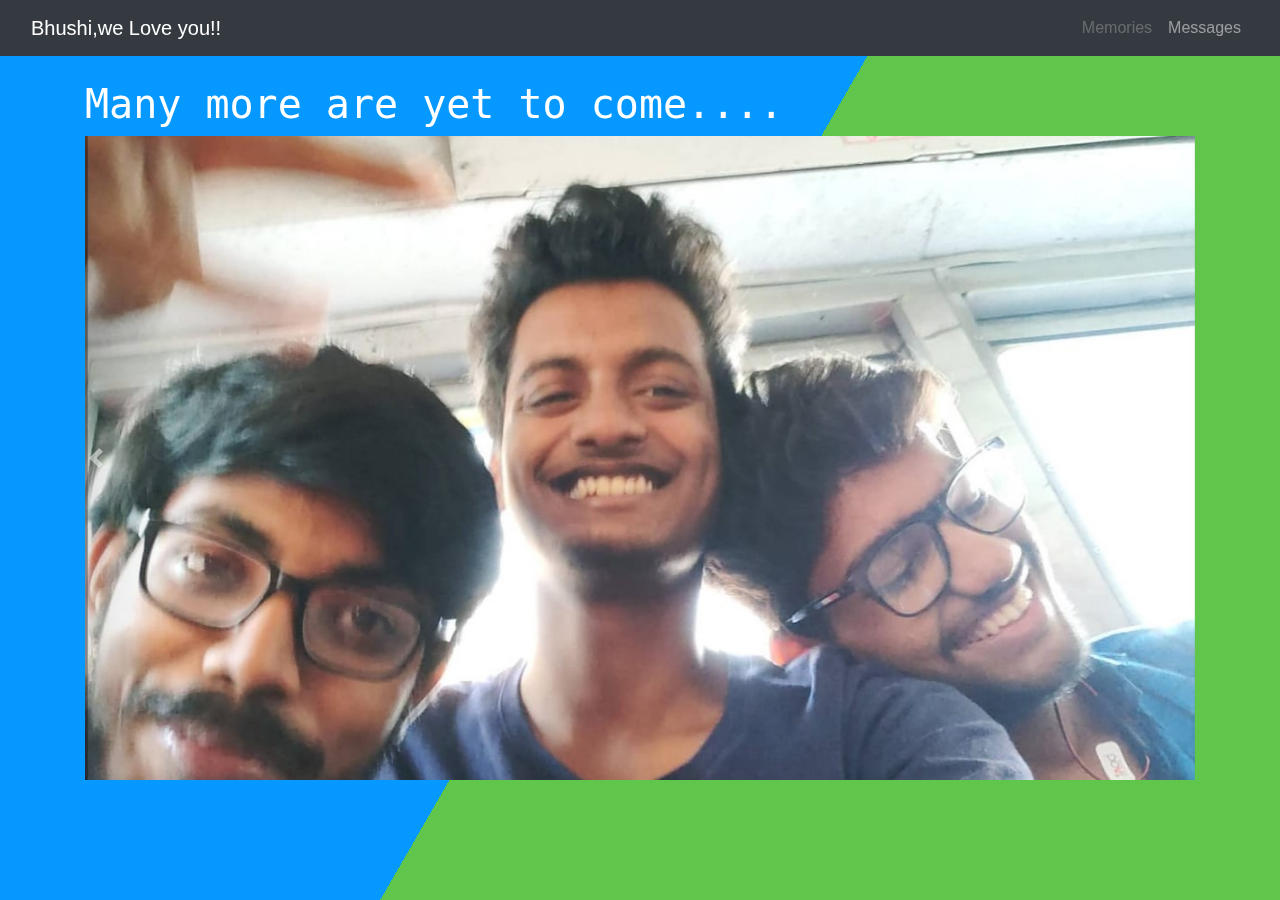
<file: Happy-Birthday-me/gallery2.html>
<!DOCTYPE html>
<html lang="en">
  <head>
    <meta charset="UTF-8" />
    <meta name="viewport" content="width=device-width, initial-scale=1.0" />
    <title>Memories!!</title>
    <link
      rel="stylesheet"
      href="https://cdn.jsdelivr.net/npm/bootstrap@4.5.3/dist/css/bootstrap.min.css"
    />
    <link
      rel="stylesheet"
      href="https://stackpath.bootstrapcdn.com/font-awesome/4.7.0/css/font-awesome.min.css"
    />
    <style>
      * {
        margin: 0px;
        padding: 0px;

        box-sizing: border-box;
      }
      body {
        margin: 0px;
        padding: 0px;
        background: #3399ff;
        box-sizing: border-box;
      }
      .boxb {
        border: 1px solid red;
      }
      .boxr {
        border: 1px solid green;
      }
      .fa {
        color: goldenrod;
      }
      .fa-heart {
        color: red;
      }
      .btn-success {
        border-radius: 10px;
      }

      .bg {
        animation: slide 3s ease-in-out infinite alternate;
        background-image: linear-gradient(-60deg, #6c3 50%, #09f 50%);
        bottom: 0;
        left: -50%;
        opacity: 0.5;
        position: fixed;
        right: -50%;
        top: 0;
        z-index: -1;
      }

      .bg2 {
        animation-direction: alternate-reverse;
        animation-duration: 4s;
      }

      .bg3 {
        animation-duration: 5s;
      }

      h1 {
        font-family: monospace;
      }

      @keyframes slide {
        0% {
          transform: translateX(-25%);
        }
        100% {
          transform: translateX(25%);
        }
      }
      .carousel-item img {
        height: 50%;
        width: 50%;
      }
    </style>
  </head>

  <body>
    <nav class="navbar navbar-expand-lg navbar-dark bg-dark">
      <div class="container-fluid">
        <a class="navbar-brand" href="index.html"
          >Bhushi,we Love you!!</a
        >
        <button
          class="navbar-toggler"
          type="button"
          data-toggle="collapse"
          data-target="#navbarSupportedContent"
          aria-controls="navbarSupportedContent"
          aria-expanded="false"
          aria-label="Toggle navigation"
        >
          <span class="navbar-toggler-icon"></span>
        </button>

        <div class="collapse navbar-collapse" id="navbarSupportedContent">
          <ul class="navbar-nav ml-auto">
            <li class="nav-item">
              <a class="nav-link disabled" href="#">Memories</a>
            </li>
            <li class="nav-item">
              <a class="nav-link" href="gallery.html">Messages</a>
            </li>
          </ul>
        </div>
      </div>
    </nav>
    <br />
    <div class="bg"></div>
    <div class="bg bg2"></div>
    <div class="bg bg3"></div>
    <div class="content"></div>

    <div class="container">
      <h1 style="color: white">Many more are yet to come....</h1>
    </div>

    <div
      id="carouselExampleControls"
      class="carousel slide"
      data-ride="carousel"
    >
      <div class="container">
        <div class="carousel-inner">
          <div class="carousel-item active">
            <img class="d-block w-100" src="s8.jpeg" alt="First slide" />
          </div>
          <div class="carousel-item">
            <img class="d-block w-100" src="s2.jpeg" alt="Second slide" />
          </div>
          <div class="carousel-item">
            <img class="d-block w-100" src="s3.jpeg" alt="Third slide" />
          </div>
          <div class="carousel-item">
            <img class="d-block w-100" src="s4.jpeg" alt="Fourth slide" />
          </div>
          <div class="carousel-item">
            <img class="d-block w-100" src="s5.jpeg" alt="Fifth slide" />
          </div>
          <div class="carousel-item">
            <img class="d-block w-100" src="s6.jpeg" alt="Sixthixth slide" />
          </div>
          <div class="carousel-item">
            <img class="d-block w-100" src="s7.jpeg" alt="Seventh slide" />
          </div>
          <div class="carousel-item">
            <img class="d-block w-100" src="s9.jpeg" alt="Eigth slide" />
          </div>
          <div class="carousel-item">
            <img class="d-block w-100" src="s10.jpeg" alt="Ninth slide" />
          </div>
          <div class="carousel-item">
            <img class="d-block w-100" src="s11.jpeg" alt="Tenth slide" />
          </div>
        </div>
        <a
          class="carousel-control-prev"
          href="#carouselExampleControls"
          role="button"
          data-slide="prev"
        >
          <span class="carousel-control-prev-icon" aria-hidden="true"></span>
          <span class="sr-only">Previous</span>
        </a>
        <a
          class="carousel-control-next"
          href="#carouselExampleControls"
          role="button"
          data-slide="next"
        >
          <span class="carousel-control-next-icon" aria-hidden="true"></span>
          <span class="sr-only">Next</span>
        </a>
      </div>
    </div>

    <!-- navbar end -->

    <script src="https://code.jquery.com/jquery-3.5.1.slim.min.js"></script>
    <script src="https://cdn.jsdelivr.net/npm/bootstrap@4.5.3/dist/js/bootstrap.bundle.min.js"></script>
  </body>
</html>
</file>
<file: dulu-my-bacha/styles.css>
/* CSS Variables - Will be updated by JavaScript */
:root {
    /* Colors */
    --background-color-1: #ffafbd;
    --background-color-2: #ffc3a0;
    --button-color: #ff6b6b;
    --button-hover: #ff8787;
    --text-color: #ff4757;

    /* Animations */
    --float-duration: 15s;
    --float-distance: 50px;
    --bounce-speed: 0.5s;
    --heart-explosion-size: 1.5;
}

body {
    margin: 0;
    min-height: 100vh;
    display: flex;
    justify-content: center;
    align-items: center;
    background: linear-gradient(135deg, var(--background-color-1), var(--background-color-2));
    font-family: Arial, sans-serif;
    overflow-x: hidden;
}

.container {
    background: rgba(255, 255, 255, 0.9);
    padding: 2rem;
    border-radius: 20px;
    box-shadow: 0 0 20px rgba(0, 0, 0, 0.1);
    text-align: center;
    max-width: 600px;
    margin: 20px;
    overflow: visible !important;
}

.floating-elements {
    position: fixed;
    width: 100%;
    height: 100%;
    pointer-events: none;
    z-index: 1;
}

.heart, .bear {
    position: absolute;
    font-size: 2rem;
    animation: float var(--float-duration) linear infinite;
}

@keyframes float {
    0% {
        transform: translateY(100vh) translateX(0);
    }
    100% {
        transform: translateY(-100px) translateX(var(--float-distance));
    }
}

.cute-btn {
    background: var(--button-color);
    border: none;
    padding: 10px 20px;
    margin: 10px;
    border-radius: 20px;
    color: white;
    font-size: 1.1rem;
    cursor: pointer;
    transition: transform 0.3s, background 0.3s;
}

.cute-btn:hover {
    transform: scale(1.1);
    background: var(--button-hover);
}

.hidden {
    display: none;
}

.disabled-btn {
    opacity: 0.7;
    cursor: not-allowed;
    pointer-events: none;
}

.secret-answer {
    position: fixed;
    bottom: 20px;
    right: 20px;
    margin-top: 0;
    opacity: 0.2;
    transition: opacity 0.3s;
    transform: scale(0.7);
    z-index: 2;
    animation: subtle-hint 2s infinite alternate;
    animation-delay: 5s;
}

.secret-answer .cute-btn {
    font-size: 0.8rem;
    padding: 5px 10px;
}

.secret-answer:hover {
    opacity: 1;
    animation: none;
}

.love-meter {
    position: relative;
    width: 100%;
    margin: 20px auto;
    overflow: visible;
    padding: 10px 0;
}

.love-meter p {
    font-size: 1.2em;
    margin: 15px 0;
    color: var(--text-color);
    transition: all 0.3s ease;
    display: flex;
    flex-direction: column;
    align-items: center;
    gap: 8px;
}

.slider {
    width: 100%;
    height: 25px;
    background: linear-gradient(to right, #ff6b6b, #ff8787, #ffb8b8);
    -webkit-appearance: none;
    appearance: none;
    outline: none;
    position: relative;
    border-radius: 15px;
    box-shadow: 0 4px 15px rgba(255, 107, 107, 0.2);
    transition: all 0.3s ease;
}

.slider:hover {
    transform: scale(1.02);
    box-shadow: 0 6px 20px rgba(255, 107, 107, 0.3);
}

/* Ensure track is visible */
.slider::-webkit-slider-runnable-track,
.slider::-moz-range-track {
    width: 100%;
    height: 25px;
    background: linear-gradient(to right, #ff6b6b, #ff8787, #ffb8b8);
    border-radius: 15px;
    border: 2px solid rgba(255, 255, 255, 0.5);
}

/* Ensure thumb is properly styled */
.slider::-webkit-slider-thumb {
    -webkit-appearance: none;
    width: 35px;
    height: 35px;
    background: linear-gradient(135deg, #ff4757, #ff6b6b);
    border-radius: 50%;
    cursor: pointer;
    box-shadow: 0 2px 10px rgba(255, 71, 87, 0.3);
    position: relative;
    z-index: 10;
    margin-top: -5px;
    border: 3px solid white;
    transition: all 0.2s ease;
}

.slider::-webkit-slider-thumb:hover {
    transform: scale(1.1);
    box-shadow: 0 4px 15px rgba(255, 71, 87, 0.4);
}

.slider::-moz-range-thumb {
    width: 35px;
    height: 35px;
    background: linear-gradient(135deg, #ff4757, #ff6b6b);
    border-radius: 50%;
    cursor: pointer;
    box-shadow: 0 2px 10px rgba(255, 71, 87, 0.3);
    position: relative;
    z-index: 10;
    border: 3px solid white;
    transition: all 0.2s ease;
}

.slider::-moz-range-thumb:hover {
    transform: scale(1.1);
    box-shadow: 0 4px 15px rgba(255, 71, 87, 0.4);
}

#extraLove {
    color: #ff6b6b;
    font-weight: bold;
    animation: bounce 0.5s infinite alternate;
    display: block;
    padding: 5px 10px;
    border-radius: 10px;
    background: rgba(255, 107, 107, 0.1);
    text-shadow: 0 2px 4px rgba(255, 71, 87, 0.2);
    transition: all 0.3s ease;
    margin-top: 5px;
}

#extraLove.super-love {
    background: rgba(255, 107, 107, 0.2);
    font-size: 1.2em;
    padding: 8px 15px;
    box-shadow: 0 4px 15px rgba(255, 71, 87, 0.2);
}

#loveValue {
    font-weight: bold;
    color: #ff4757;
    font-size: 1.3em;
    transition: all 0.3s ease;
}

.love-value-container {
    display: inline-flex;
    align-items: center;
    gap: 5px;
}

@keyframes bounce {
    from {
        transform: scale(1);
    }
    to {
        transform: scale(1.2);
    }
}

.hearts-explosion {
    font-size: 2rem;
    animation: explode 1s ease-out forwards;
    margin-top: 30px;
}

@keyframes explode {
    0% {
        transform: scale(0);
    }
    50% {
        transform: scale(var(--heart-explosion-size));
    }
    100% {
        transform: scale(1);
    }
}

h1, h2 {
    font-family: Arial, sans-serif;
    font-weight: 700;
}

h1 {
    color: #ff6b6b;
    margin-bottom: 2rem;
}

h2 {
    color: #ff8787;
}

.super-love {
    font-size: 1.5em;
    color: #ff4757;
    font-weight: bold;
    transform: scale(1.2);
    display: inline-block;
    text-shadow: 2px 2px 4px rgba(255, 71, 87, 0.3);
}


.celebration-text {
    font-size: 3em;
    color: #ff4757;
    font-weight: bold;
    margin: 30px 0;
    animation: bounce var(--bounce-speed) infinite alternate;
    text-shadow: 2px 2px 4px rgba(255, 71, 87, 0.3);
}

@keyframes subtle-hint {
    0% { opacity: 0.2; }
    100% { opacity: 0.3; }
}

.music-controls {
    position: fixed;
    top: 20px;
    right: 20px;
    z-index: 1000;
}

.music-btn {
    background: var(--primary-color);
    color: white;
    border: none;
    padding: 10px 20px;
    border-radius: 20px;
    cursor: pointer;
    font-size: 16px;
    transition: all 0.3s ease;
    box-shadow: 0 2px 5px rgba(0,0,0,0.2);
}

.music-btn:hover {
    transform: scale(1.05);
    background: var(--secondary-color);
}
</file>
<file: progate-portfolio/stylesheet.css>
*{
    margin: 0;
    padding: 0;
    box-sizing: border-box;
}
.nav-ul{
    display: flex;
}
.navbar{
    
    width: 100%;
    display: flex;
    flex-direction: row;
    justify-content: space-between;
    background:rgb(0,0,0);
    color: white;
    flex-wrap: wrap;
}

.logo{
    display: inline;
    margin: 0px 20px;
}
.nav-link{
    text-decoration: none;
    display: inline;
    line-height: 40px;
    margin: 0px 20px;
  
}
a{
    color: #fff;
    text-decoration: none;
}
.hamburger{
    line-height: 40px;
    display: none;
    margin:10px;
    background: transparent;
    width: 40px;
    border: none;
    cursor: pointer;
    font-size: 30px;
}
.fas{
    margin:10px 0; 
}
.hamburger:focus{
    outline: none;
}


@media only screen and (max-width: 700px){
.hamburger{
    display: block;
    font-size: 30px;
    margin: 10px;
}
nav button{
    color: red;
}
.nav-ul{
    display: none;
    flex-direction: column;
    width: 100%;
    align-items: center;
}
.nav-ul.show{
    display: flex;
} 
.image{
   display: none;
}
.top-container{
    height: 100vh;
}
}
</file>
<file: progate-portfolio/styles.css>
html {
  scroll-behavior: smooth;
}
body {
  color: #40514E;
  margin: 0;
  text-align: center;
  font-family: 'Merriweather', serif;
}

h1 {
  color: #66BFBF;
  font-size: 5.625rem;
  margin: 50px auto 0 auto;
  font-family: 'Sacramento', cursive;
}

h2 {
  color: #66BFBF;
  font-family: 'Montserrat', sans-serif;
  font-size: 2.5rem;
  font-weight: normal;
  padding-bottom: 10px;
}

h3 {
  color: #11999E;
  font-family: 'Montserrat', sans-serif;
}

p {
  line-height: 2;
}

hr {
  border: dotted #EAF6F6 6px;
  border-bottom: none;
  width: 4%;
  margin: 100px auto;
}

a{
  color: #11999E;
  font-family: 'Montserrat', sans-serif;
  margin: 10px 20px;
  text-decoration: none;
}

a:hover {
  color: #EAF6F6;
}

.top-container {
  background-color: #E4F9F5;
  position: relative;
  padding-top: 100px;
}

.middle-container {
  margin: 100px 0;
}

.bottom-container {
  background-color: #66BFBF;
  padding: 50px 0 20px;
}

.skill-row {
  width: 50%;
  margin: 100px auto 100px auto;
  text-align: left;
}

.pro {
  text-decoration: underline;
}

.intro {
  width: 30%;
  margin: auto;
}

.contact-message {
  width: 40%;
  margin: 40px auto 60px;
}

.copyright {
  color: #EAF6F6;
  font-size: 0.75rem;
  padding: 20px 0;
}

.top-cloud {
  position: absolute;
  right: 300px;
  top: 40px;
}

.bottom-cloud {
  position: absolute;
  left: 250px;
  bottom: 300px;
}

.code-img {
  width: 25%;
  float: left;
  margin-right: 30px;
}

.chilli-img {
  width: 25%;
  float: right;
  margin-left: 30px;
}

.btn {
  background: #11cdd4;
  background-image: -webkit-linear-gradient(top, #11cdd4, #11999e);
  background-image: -moz-linear-gradient(top, #11cdd4, #11999e);
  background-image: -ms-linear-gradient(top, #11cdd4, #11999e);
  background-image: -o-linear-gradient(top, #11cdd4, #11999e);
  background-image: linear-gradient(to bottom, #11cdd4, #11999e);
  -webkit-border-radius: 8;
  -moz-border-radius: 8;
  border-radius: 8px;
  font-family: 'Montserrat', sans-serif;
  color: #ffffff;
  font-size: 20px;
  padding: 10px 20px 10px 20px;
  text-decoration: none;
}

.btn:hover {
  background: #30e3cb;
  background-image: -webkit-linear-gradient(top, #30e3cb, #2bc4ad);
  background-image: -moz-linear-gradient(top, #30e3cb, #2bc4ad);
  background-image: -ms-linear-gradient(top, #30e3cb, #2bc4ad);
  background-image: -o-linear-gradient(top, #30e3cb, #2bc4ad);
  background-image: linear-gradient(to bottom, #30e3cb, #2bc4ad);
  text-decoration: none;
}

.nav-ul{
  display: flex;
}
.navbar{
  width: 100%;
  display: flex;
  flex-direction: row;
  justify-content: space-between;
  background:rgb(0,0,0);
  color: white;
  flex-wrap: wrap;
}

.logo{
  display: inline;
  height: 20px;
  margin: 0px 20px;
}
.nav-link{
  text-decoration: none;
  display: inline;
  line-height: 40px;
  margin: 0 20px;
}
a{
  color: #fff;
  text-decoration: none;
}
.hamburger{
  line-height: 40px;
  display: none;
  margin:0px 20px ;
  background: transparent;
  color: #fff;
  width: 40px;
  border: none;
  cursor: pointer;
}
.hamburger:focus{
  outline: none;
}


@media only screen and (max-width: 700px){
.hamburger{
  display: block;
}
.nav-ul{
  display: none;
  flex-direction: column;
  width: 100%;
  align-items: center;
}
.nav-ul.show{
  display: flex;
} 
.logo{
  display: inline;
}
}
</file>
<file: will-you-be-my-valentine/public/css/style.css>
body {
    background-color: white;
    font-family: Arial, sans-serif;
    margin: 0;
    padding: 0;
    display: flex;
    justify-content: center;
    align-items: center;
    flex-direction: column;
}

.buttons {
    display: flex;
    justify-content: center;
    margin-top: 20px;
    flex-direction: row;
    align-items: end;
    flex-wrap: wrap;
}

#no-button {
    margin: 0 10px;
    color: white;
    background-color: red;
    height: 40px !important;
    width: auto;
    border: none;
    cursor: pointer;
    margin-top: 10px;

    p {
        margin: 0;
        object-fit: contain;
    }
}

#yes-button {
    margin: 0 10px;
    color: white;
    border: none;
    background-color: green;
    cursor: pointer;
    height: 40px;

    p {
        margin: 0;
        object-fit: contain;
    }
}

/* Make responsive for mobile */
@media (max-width: 768px) {
    body {
        padding: 0 20px;
    }
}

.container {
    display: flex;
    justify-content: center;
    align-items: center;
    flex-direction: column;
    margin-top: 20px;
    padding: 20px;
    text-align: center;
}

.message {
    display: none;
}

.banner-gif {
    width: 100%;
    height: auto;
    margin-top: 20px;

    img {
        width: auto;
        height: 250px;
    }
}

.language-selector {
    margin-top: 30px;
    position: unset;
    font-family: Arial, sans-serif;
    display: flex;
    flex-direction: row;
    justify-content: center;
    align-items: center;
    width: 100%;
}

.language-selector label {
    margin-right: 10px;
}

.language-selector select {
    padding: 5px;
    border: 1px solid #ccc;
    font-size: 16px;
}

.creator {
    text-decoration: none;
    color: #333;
}

.creator:visited {
    text-decoration: none;
    color: #333;
}

.creator:hover {
    text-decoration: underline;
    color: #555;
}

/* CSS For Mobile */
@media (max-width: 768px) {
    .language-selector {
        position: unset;
        margin-top: 30px;
        font-family: Arial, sans-serif;
        display: flex;
        flex-direction: row;
        justify-content: center;
        align-items: center;
        width: 100%;
    }
}
</file>
<file: our-extraordinary-love-story/css/all.min.css>
html,
body,
div,
span,
applet,
object,
iframe,
h1,
h2,
h3,
h4,
h5,
h6,
p,
blockquote,
pre,
a,
abbr,
acronym,
address,
big,
cite,
code,
del,
dfn,
em,
img,
ins,
kbd,
q,
s,
samp,
small,
strike,
strong,
sub,
sup,
tt,
var,
b,
u,
i,
center,
dl,
dt,
dd,
ol,
ul,
li,
fieldset,
form,
label,
legend,
table,
caption,
tbody,
tfoot,
thead,
tr,
th,
td,
article,
aside,
canvas,
details,
embed,
figure,
figcaption,
footer,
header,
hgroup,
menu,
nav,
output,
ruby,
section,
summary,
time,
mark,
audio,
video {
    margin: 0;
    padding: 0;
    border: 0;
    font-size: 100%;
    font: inherit;
    vertical-align: baseline
}

article,
aside,
details,
figcaption,
figure,
footer,
header,
hgroup,
menu,
nav,
section {
    display: block
}

body {
    line-height: 1
}

strong,
b {
    font-weight: bold
}

ol,
ul {
    list-style: none
}

blockquote,
q {
    quotes: none
}

blockquote:before,
blockquote:after,
q:before,
q:after {
    content: '';
    content: none
}

table {
    border-collapse: collapse;
    border-spacing: 0
}

html,
body {
    width: 100%;
    height: 100%;
    -webkit-text-size-adjust: none
}

body {
    white-space: nowrap
}

.nojavascript {
    position: fixed;
    top: 0;
    width: 100%;
    text-align: center;
    font-size: 3em;
}

.flowtime {
    font-size: 0;
    width: 100%;
    height: 100%;
    -o-transform-origin: 0 0;
    -ms-transform-origin: 0 0;
    -moz-transform-origin: 0 0;
    -webkit-transform-origin: 0 0;
    transform-origin: 0 0;
    -o-transform: translateZ(0);
    -ms-transform: translateZ(0);
    -moz-transform: translateZ(0);
    -webkit-transform: translateZ(0);
    transform: translateZ(0);
    -o-backface-visibility: hidden;
    -ms-backface-visibility: hidden;
    -moz-backface-visibility: hidden;
    -webkit-backface-visibility: hidden;
    backface-visibility: hidden;
    -o-transition: -o-transform .5s cubic-bezier(.77, .10, .22, 1);
    -moz-transition: -moz-transform .5s cubic-bezier(.77, .10, .22, 1);
    -webkit-transition: -webkit-transform .5s cubic-bezier(.77, .10, .22, 1);
    transition: transform .5s cubic-bezier(.77, .10, .22, 1)
}

.flowtime.no-transition {
    -o-transition: -o-transform 0s;
    -moz-transition: -moz-transform 0s;
    -webkit-transition: -webkit-transform 0s;
    transition: transform 0s
}

.ft-section {
    width: 100%;
    height: 100%;
    position: relative;
    -o-transform: translateZ(0);
    -ms-transform: translateZ(0);
    -moz-transform: translateZ(0);
    -webkit-transform: translateZ(0);
    transform: translateZ(0)
}

.ft-section,
.ft-section-thumb {
    font-size: 16px;
    font-size: 1rem;
    white-space: normal;
    display: inline-block;
    vertical-align: top
}

.ft-page {
    -moz-box-sizing: border-box;
    -webkit-box-sizing: border-box;
    box-sizing: border-box;
    width: 100%;
    height: 100%;
    position: relative;
    z-index: auto;
    -o-transform: translateZ(0);
    -ms-transform: translateZ(0);
    -moz-transform: translateZ(0);
    -webkit-transform: translateZ(0);
    transform: translateZ(0)
}

.ft-page.actual {
    z-index: 100
}

.ft-overview .ft-page {
    cursor: pointer;
    -o-transition: all .5s cubic-bezier(.77, .10, .22, 1);
    -moz-transition: all .5s cubic-bezier(.77, .10, .22, 1);
    -webkit-transition: all .5s cubic-bezier(.77, .10, .22, 1);
    transition: all .5s cubic-bezier(.77, .10, .22, 1);
    -o-transform: scale(0.95);
    -ms-transform: scale(0.95);
    -moz-transform: scale(0.95);
    -webkit-transform: scale(0.95);
    transform: scale(0.95);
    -o-transform-origin: 50% 50%;
    -ms-transform-origin: 50% 50%;
    -moz-transform-origin: 50% 50%;
    -webkit-transform-origin: 50% 50%;
    transform-origin: 50% 50%
}

.ft-overview .ft-page * {
    pointer-events: none
}

.ft-absolute-nav {
    overflow: hidden
}

.ft-absolute-nav .flowtime {
    position: absolute
}

.ft-fragment {
    opacity: 0;
    -o-transition: all .3s cubic-bezier(.77, .10, .22, 1);
    -moz-transition: all .3s cubic-bezier(.77, .10, .22, 1);
    -webkit-transition: all .3s cubic-bezier(.77, .10, .22, 1);
    transition: all .3s cubic-bezier(.77, .10, .22, 1);
    -o-transform: translateZ(0);
    -ms-transform: translateZ(0);
    -moz-transform: translateZ(0);
    -webkit-transform: translateZ(0);
    transform: translateZ(0)
}

.ft-fragment.revealed.step {
    opacity: .3
}

.ft-fragment.revealed.shy {
    opacity: 0
}

.ft-fragment.revealed,
.ft-fragment.revealed-temp,
.ft-fragment.revealed.actual {
    opacity: 1
}

.ft-default-progress {
    position: fixed;
    bottom: 16px;
    bottom: 1rem;
    right: 16px;
    right: 1rem;
    z-index: 1000;
    opacity: .3;
    -o-transition: all .5s cubic-bezier(.77, .10, .22, 1);
    -moz-transition: all .5s cubic-bezier(.77, .10, .22, 1);
    -webkit-transition: all .5s cubic-bezier(.77, .10, .22, 1);
    transition: all .5s cubic-bezier(.77, .10, .22, 1)
}

.ft-default-progress:hover {
    opacity: 1
}

.ft-overview .ft-default-progress {
    opacity: 0;
    pointer-events: none
}

.ft-page-thumb {
    -moz-box-sizing: border-box;
    -webkit-box-sizing: border-box;
    box-sizing: border-box;
    width: 18px;
    height: 12px;
    margin-right: 1px;
    margin-bottom: 1px;
    background-color: rgba(0, 0, 0, 0.7);
    cursor: pointer;
    -o-transition: all .3s cubic-bezier(.77, .10, .22, 1);
    -moz-transition: all .3s cubic-bezier(.77, .10, .22, 1);
    -webkit-transition: all .3s cubic-bezier(.77, .10, .22, 1);
    transition: all .3s cubic-bezier(.77, .10, .22, 1)
}

.ft-page-thumb:hover {
    background-color: rgba(255, 255, 255, 0.7)
}

.ft-page-thumb.actual {
    background-color: rgba(255, 255, 255, 0.5);
    border: 1px solid #fff
}

img {
    -o-transform: translate3d(0, 0, 0);
    -ms-transform: translate3d(0, 0, 0);
    -moz-transform: translate3d(0, 0, 0);
    -webkit-transform: translate3d(0, 0, 0);
    transform: translate3d(0, 0, 0);
    -o-backface-visibility: hidden;
    -ms-backface-visibility: hidden;
    -moz-backface-visibility: hidden;
    -webkit-backface-visibility: hidden;
    backface-visibility: hidden
}

.parallax {
    position: relative;
    -o-transition: all .5s cubic-bezier(.50, .10, .50, 1);
    -moz-transition: all .5s cubic-bezier(.50, .10, .50, 1);
    -webkit-transition: all .5s cubic-bezier(.50, .10, .50, 1);
    transition: all .5s cubic-bezier(.50, .10, .50, 1)
}

.ft-overview .parallax {
    -o-transform: translate3d(0, 0, 0) !important;
    -ms-transform: translate3d(0, 0, 0) !important;
    -moz-transform: translate3d(0, 0, 0) !important;
    -webkit-transform: translate3d(0, 0, 0) !important;
    transform: translate3d(0, 0, 0) !important
}

@font-face {
    font-family: 'RuiHeiXiTi';
    src: url('../fonts/RuiHeiXiTi.otf') format('truetype');
    font-weight: bold;
    font-style: normal
}

html {
    font-size: 100%;
    line-height: 1.5rem;
    background-color: #aaa;
    color: #6e2d52;
    text-shadow: 1px 1px 0 rgba(255, 255, 255, 0.4)
}

body,
button {
    font-family: "RuiHeiXiTi", sans-serif
}

.navigation,
.credits,
.switches {
    display: none
}

.ft-page {
    padding: 1em;
    background-color: #fed1ea;
    text-align: center
}

.flowtime h1,
.flowtime h2,
.flowtime h3,
.flowtime h4,
.flowtime h5,
.flowtime h6,
.flowtime p,
.flowtime ul,
.flowtime ol,
.flowtime dl,
.flowtime li,
.flowtime dt,
.flowtime dd {
    display: block;
    -o-transition: all .3s cubic-bezier(.77, .10, .22, 1);
    -moz-transition: all .3s cubic-bezier(.77, .10, .22, 1);
    -webkit-transition: all .3s cubic-bezier(.77, .10, .22, 1);
    transition: all .3s cubic-bezier(.77, .10, .22, 1)
}

.flowtime h1,
.flowtime h2,
.flowtime h3,
.flowtime h4,
.flowtime h5,
.flowtime h6 {
    font-weight: bold;
    color: #613b3b;
    padding-top: 1em
}

.flowtime h1 {
    font-size: 4rem;
    line-height: 4.3rem
}

.flowtime h2 {
    font-size: 3rem;
    line-height: 3.3rem
}

.flowtime h3 {
    font-size: 2.5rem;
    line-height: 3rem
}

.flowtime h4,
.flowtime h5,
.flowtime h6 {
    font-size: 1.75rem;
    line-height: 2rem
}

.flowtime p {
    font-size: 1.75rem;
    line-height: 2rem;
    margin: 2rem 0
}

.flowtime ul,
.flowtime ol,
.flowtime dl {
    font-size: 1.75rem;
    line-height: 2rem;
    margin: 2rem 0
}

.flowtime ul,
.flowtime ol,
.flowtime dl {
    margin: 0 2rem
}

.flowtime li,
.flowtime dd {
    line-height: 1.75rem;
    margin-bottom: 1rem;
    position: relative
}

.flowtime dt {
    position: relative
}

.flowtime ul li:before,
.flowtime dl dt:before {
    content: "\2022";
    text-align: right;
    color: #fd0;
    margin-right: .5rem;
    display: inline-block;
    position: absolute;
    left: -1rem
}

.flowtime ol {
    counter-reset: list
}

.flowtime ol li:before {
    content: counter(list) ".";
    counter-increment: list;
    font-size: .75em;
    color: #fd0;
    margin-right: .5rem;
    display: inline-block;
    position: relative;
    top: -0.075em
}

.flowtime dl dd {
    font-size: .8em;
    margin-left: 1rem
}

.flowtime small {
    font-size: .6em;
    vertical-align: middle
}

.flowtime pre,
.flowtime code {
    font-family: monospace;
    margin: 1rem 0
}

.flowtime strong {
    font-weight: bold;
    color: #fd0;
    text-shadow: 1px 2px 0 #000, 1px -1px 0 rgba(0, 0, 0, 0.3), -1px -1px 0 rgba(0, 0, 0, 0.3), -1px 1px 0 rgba(0, 0, 0, 0.3)
}

.flowtime q {
    quotes: "“" "”"
}

.flowtime q:before {
    content: open-quote
}

.flowtime q:after {
    content: close-quote
}

.flowtime blockquote {
    font-size: 1.5rem;
    margin: 1.5rem 2rem;
    padding: 1rem;
    background-color: rgba(0, 0, 0, 0.3);
    border-left: .5rem solid rgba(255, 255, 255, 0.5);
    border-radius: .5rem
}

.flowtime q,
.flowtime cite,
.flowtime blockquote {
    font-style: italic
}

.flowtime .small {
    font-size: .6em
}

.flowtime .attention {
    color: red;
    text-shadow: 1px 2px 0 #000, 1px -1px 0 rgba(0, 0, 0, 0.3), -1px -1px 0 rgba(0, 0, 0, 0.3), -1px 1px 0 rgba(0, 0, 0, 0.3)
}

.flowtime sup {
    font-size: .7em;
    position: relative;
    top: -0.5em
}

.flowtime a,
.flowtime a:link,
.flowtime a:visited,
.flowtime a:active,
.flowtime a:focus {
    color: #666;
    text-decoration: none
}

.flowtime a:hover {
    color: #666;
    text-decoration: underline
}

.flowtime a:hover img,
.flowtime a:active img,
.flowtime a:focus img {
    -webkit-box-shadow: 1px 2px 10px 5px rgba(0, 0, 0, 0.5);
    box-shadow: 1px 2px 10px 5px rgba(0, 0, 0, 0.5)
}

.flowtime .stack {
    width: 100%;
    height: 100%;
    margin: 1rem 0;
    position: relative
}

.flowtime .stacked {
    width: 100%;
    position: absolute;
    top: 0;
    left: 0
}

.flowtime img {
    max-width: 100%;
    max-height: 100%;
    display: block;
    margin: 0 auto
}

.flowtime .stack-center {
    text-align: center;
    white-space: nowrap;
    position: absolute;
    top: 2rem;
    right: 2rem;
    bottom: 2rem;
    left: 2rem
}

.flowtime .stack-center:before {
    content: "";
    height: 100%;
    display: inline-block;
    vertical-align: middle
}

.flowtime .stack-center .stacked-center {
    white-space: normal;
    max-width: 100%;
    max-height: 100%;
    display: inline-block;
    vertical-align: middle
}

@media screen and (min-height:41em) and (min-width:80em) {
    html {
        font-size: 120%
    }
}

@media screen and (min-height:50em) and (min-width:90em) {
    html {
        font-size: 140%
    }
}

@media screen and (max-device-height:578px) {
    html {
        font-size: 50%
    }
}

.parallax-demo {
    overflow: hidden
}

.parallax-demo .kingmix {
    position: absolute;
    left: 20%;
    bottom: -10%;
    z-index: 50
}

.parallax-demo .sax {
    position: absolute;
    left: 6%;
    bottom: -18%;
    z-index: 40
}

.parallax-demo .tone {
    position: absolute;
    left: 49%;
    bottom: -32%;
    z-index: 30
}

.ft-overview .section-1 {
    margin-top: 0
}

.ft-overview .section-2 {
    margin-top: -40%
}

.ft-overview .section-3 {
    margin-top: -40%
}

.ft-overview .section-4 {
    margin-top: 0
}

.ft-overview .section-5 {
    margin-top: 60%
}

.ft-overview .section-6 {
    margin-top: 0
}

.ft-overview .section-7 {
    margin-top: -40%
}

.ft-overview .section-8 {
    margin-top: -40%
}

.ft-overview .section-9 {
    margin-top: 0
}

.ft-page-thumb {
    background-color: #a54479
}

.ft-page-thumb.actual {
    background-color: #44a54a;
    border: 0
}

.ft-default-progress {
    bottom: 3rem;
    right: 2rem
}

.thumb-section-0 {
    position: relative;
    top: 13px
}

.thumb-section-3 {
    position: relative;
    top: 13px
}

.thumb-section-4 {
    position: relative;
    top: 26px
}

.thumb-section-5 {
    position: relative;
    top: 13px
}

.thumb-section-8 {
    position: relative;
    top: 13px
}

.thumb-section-8 {
    position: relative;
    top: 13px
}

.left-img {
    padding: 0;
    text-align: left
}

.left-img img {
    position: absolute;
    left: 0;
    top: 0;
    height: 100%;
    z-index: 1
}

.left-img p,
.left-img h3,
.left-img .text {
    position: absolute;
    top: 1em;
    right: 1em;
    z-index: 2;
    text-align: right
}

.full-img {
    padding: 0
}

.full-img img {
    width: 100%;
    height: 100%
}

.full-img h3,
.full-img .text,
.full-img .center-text {
    position: absolute;
    width: 100%;
    text-align: center;
    z-index: 2
}

.right-img {
    padding: 0;
    text-align: left
}

.right-img img,
.right-img .text {
    position: absolute
}

.right-img img {
    margin: 0;
    height: 100%;
    right: 0;
    top: 0;
    z-index: 1
}

.right-img .text {
    left: 0;
    top: 0;
    z-index: 2;
    padding: 2em
}

.center-img {
    width: 100%;
    height: 100%;
    background-position: center center;
    background-repeat: no-repeat
}

.top-text {
    padding: 0
}

.bottom-text h3 {
    height: 10%;
    padding-bottom: 10%
}

.bottom-text img {
    height: 80%
}

.page-1 {
    background: #fff url(../img/iali53.jpg) bottom right no-repeat;
    text-align: left
}

.page-1 p {
    font-size: 1em
}

.page-1 img {
    margin: 1em auto 0 1em
}

.page-1 .text1 {
    font-size: 3em;
    color: #FA4A4A;
    line-height: 2em;
    margin: 0.5em 0 0 0.5em
}

.page-1 .text2 {
    font-size: 1.2em;
    margin: 1.5em 0 0 1.5em
}

.flowtime .page-1 a {
    color: #6e2626
}

.page-1 input {
    font-size: 0.6em;
    padding: 6px 8px;
    width: 8rem;
    text-align: center;
    border: 1px solid #ccc;
    vertical-align: 6px;
}

.page-2 {
    background-color: #fefff1;
    padding: 0;
    text-align: center
}

.page-2 p {
    height: 10%;
    padding-top: 5%;
    margin: 0
}

.page-2 img {
    height: 80%
}

.page-3 {
    background-color: #c1b287
}

.page-6 {
    background-color: #ecfafb;
    padding: 0
}

.page-6 img {
    position: absolute;
    bottom: 0;
    left: 0;
    max-width: 70%
}

.page-6 h3 {
    position: absolute;
    right: 10%;
    top: 45%;
    color: #bc195b
}

.page-7 {
    background-color: #e6fbec
}

.page-7 img {
    max-height: 100%;
    margin: 0 auto
}

.page-7 h3 {
    position: absolute;
    top: 1em;
    left: 50%;
    padding: 0;
    margin-top: 0;
    margin-left: -240px;
    z-index: 1
}

.page-8 {
    background: #66cbff
}

.page-8 h3 {
    color: #eef;
    position: absolute;
    top: 1em;
    left: 50%;
    margin-left: -40%;
    padding: 0;
    margin-top: 0;
    width: 10em;
    text-align: left
}

.page-8 h3 span {
    display: inline-block;
    width: 1em;
    vertical-align: top
}

.page-9 {
    background-color: #c9f4fb
}

.page-9 img {
    margin-top: 3em
}

.page-10 {
    background: url(../img/iali22_bg.jpg)
}

.page-12 {
    background-color: #aff1ff;
    padding: 0
}

.page-12 img {
    position: absolute;
    bottom: 1em;
    left: 1em;
    z-index: 2;
    height: 40%
}

.page-12 h3 {
    margin-left: 1em;
    margin-right: 1em
}

.page-13 {
    background-color: #feeff4;
    padding: 0
}

.page-13 img {
    height: 80%
}

.page-13 he {
    height: 20%
}

.page-14 {
    background-color: #fbf7d1
}

.page-15 {
    background: #dcf2fa url(../img/iali45_bg.jpg)
}

.page-16 {
    background-color: #7db6df
}

.page-17 {
    background-color: #e5f0f2
}

.page-19 {
    background-image: url(../img/iali75_bg.jpg)
}

.page-19 h3 {
    margin-bottom: 2em
}

.page-18 .text {
    margin-left: 1em;
    margin-right: 1em
}

.page-20 {
    background-color: #fcd0ca;
    padding: 0
}

.page-20 img {
    position: absolute;
    bottom: 0;
    left: 4em
}

.page-21 {
    background: #fbf2a3 url(../img/iali59_bg.jpg)
}

.page-22 {
    background-color: #f5d484
}

.page-23 {
    background-color: #fff
}

.page-25 {
    background-color: #fcc1b1
}

.page-26 {
    background-color: #fdeacf
}

.page-27 {
    background-color: #ffc8c5;
    padding: 0
}

.page-27 h3 {
    position: absolute;
    z-index: 2;
    width: 100%;
    text-align: center
}

.page-28 {
    background: #b7e7f3 url(../img/iali40_bg.jpg) bottom repeat-x;
    padding: 0
}

.page-28 img {
    position: absolute;
    bottom: 0;
    left: 3em
}

.page-28 h3 {
    position: absolute;
    right: 1em;
    bottom: 360px;
    text-align: right;
    color: #127184
}

.page-29 {
    background: #0d85d1;
    padding: 0
}

.page-29 h3 {
    position: absolute;
    z-index: 2;
    width: 100%;
    text-align: center;
    color: #eef
}

.page-30 {
    background: #fff url(../img/iali76_bg.png) center bottom repeat-x;
    padding: 0;
    padding: 0
}

.page-30 img {
    position: absolute;
    bottom: 0;
    left: 0
}

.page-31 {
    background-color: #fbf5e9
}

.page-32 {
    background-color: #faf2e5
}

.page-33 {
    background-color: #fef0d5;
    padding: 0
}

.page-33 h3 {
    font-size: 1.8em;
    color: #a58545
}

.page-34 {
    background: #94c2e3 url(../img/iali57.jpg) left bottom no-repeat
}

.page-34 h3 {
    color: #fff
}

.page-35 {
    background: #fff url(../img/iali8_bg.png) left bottom repeat-x;
    padding: 0
}

.page-35 img {
    position: absolute;
    bottom: 0;
    left: 0;
    z-index: 1
}

.page-35 h3 {
    position: absolute;
    right: 10%;
    top: 5%;
    color: rgb(222, 30, 62);
    z-index: 2;
    font-size: 2em
}

.page-36 h3 {
    text-align: right;
    right: 1.5em;
    color: #eee
}

.page-37 {
    background-color: #fff
}

.page-38 {
    background-color: #fff8f2
}

.page-39 {
    background: #e8ccc1 url(../img/iali2_bg.jpg) repeat
}

.page-40 {
    background-color: #cde7f4
}

.page-40 img {
    position: absolute;
    bottom: 1em;
    left: 1em;
    z-index: 1
}

.page-40 h3 {
    position: absolute;
    top: 1em;
    right: 1em;
    z-index: 2
}

.page-41 {
    background-color: #5aaadc;
    padding: 0
}

.page-41 .img2,
.page-41 .img1 {
    position: absolute
}

.page-41 .img1 {
    left: 1em;
    bottom: 1em
}

.page-41 .img2 {
    right: 1em;
    top: 1em
}

.page-41 h3 {
    padding: 0;
    position: absolute;
    top: 35%;
    width: 100%;
    text-align: center
}

.page-42 {
    background-color: #c1c567
}

.page-42 img {
    position: absolute;
    bottom: 2em;
    left: 1em
}

.page-42 h3 {
    font-size: 2em
}

.page-43 {
    background-color: #6b79ad
}

.page-43 img {
    max-height: 80%
}

.page-43 h2 {
    color: #fff
}

.page-44 {
    background-color: #f3e7ab
}

.page-45 {
    background-color: #b1dceb
}

.page-46 {
    background: #66cbff
}

.page-46 h3 {
    position: absolute;
    top: 1em;
    left: 50%;
    margin-left: -40%;
    padding: 0;
    margin-top: 0;
    width: 10em;
    text-align: left
}

.page-46 h3 span {
    display: inline-block;
    width: 1em;
    vertical-align: top
}

.page-47 {
    background-color: #fdcbca
}

.page-47 h3 {
    position: absolute;
    top: 1em;
    left: 50%;
    margin-left: -40%;
    padding: 0;
    margin-top: 0;
    width: 10em;
    text-align: left
}

.page-47 h3 span {
    display: inline-block;
    width: 1em;
    vertical-align: top
}

.page-48 {
    background-color: #e3e2e7
}

.page-49 {
    background-color: #fce6b6;
    text-align: left
}

.page-49 img {
    margin: 0
}

.page-50 {
    background-color: #aae1f6;
    padding: 0
}

.page-50 .img1 {
    position: absolute;
    right: 0;
    top: 0
}

.page-50 .img2 {
    position: absolute;
    left: 1em;
    bottom: 1em
}

.page-50 p {
    position: absolute;
    top: 1em;
    left: 1em;
    width: 50%;
    margin: 0;
    z-index: 3;
    font-size: 1.5em
}

.page-51 {
    background-image: url(../img/iali52.jpg);
    background-size: cover;
    background-color: #fff;
    text-align: left
}

.page-52 {
    background-color: #fff2fb;
    padding: 0
}

.page-52 h3 {
    margin: 0;
    padding-top: .8em;
    font-size: 1.6em;
    color: #4e0f3d
}

.page-53 {
    background-color: #febebe
}

.page-54 {
    background: #d3d2d0 url(../img/319280_bg.jpg) repeat
}

.page-54 .center-img {
    background-image: url(../img/319280.jpg);
    text-indent: -99999px
}

.page-54 h3 {
    line-height: 1rem;
    padding-top: 0.5em
}

.page-55 {
    background-color: #fff
}

.write-tip {
    position: fixed;
    display: block;
    color: #333;
    font-size: 16px;
    bottom: 0.2em;
    left: 33%;
    padding: 3px;
    z-index: 999;
    background-color: #fff;
    border: 1px solid #D3D3D3;
    border-radius: 4px
}

.write-tip img {
    vertical-align: -2px;
    margin-left: 5px;
    cursor: pointer
}

.write-tip button {
    color: #fff;
    font-size: 15px;
    display: inline-block;
    background-color: #428bca;
    padding: 6px 12px;
    margin-left: 5px;
    vertical-align: 1px;
    border: 1px solid #357ebd;
    border-radius: 4px;
    outline: none;
    cursor: pointer
}

.write-tip button:hover {
    background-color: #3276b1;
    border-color: #285e8e
}

.write-tip button:active {
    box-shadow: inset 0 3px 5px rgba(0, 0, 0, 0.125)
}

.write-ok {
    position: fixed;
    top: 0;
    left: 0;
    width: 100%;
    height: 100%;
    z-index: 999;
    background-color: #FCC7E2;
    background-attachment: fixed;
    display: none
}

.write-ok .write-box {
    position: relative;
    margin: 15% auto;
    padding: 20px;
    text-align: center;
    width: 50%;
    height: 45%;
    background: #fff;
    box-shadow: 0px 0px 10px 0px #F7B5DC;
    border-radius: 8px;
}

.write-box h2 {
    font-size: 2em;
    line-height: 2.5em;
    color: #5EAF6F;
    text-shadow: 1px 1px 3px #D3D3D3;
}

.write-box p {
    line-height: 2em;
    white-space: pre-wrap;
    word-wrap: break-word
}

.write-box p u,
.write-box p a {
    color: #007ed9;
}

.write-box p u:hover,
.write-box p a:hover {
    color: #EB56AF;
}

.write-box p span {
    display: inline-block;
    min-width: 1em;
    line-height: 1.3em;
    padding: 0 2px;
    margin: 0 2px;
    outline: 1px solid #ccc
}

.write-box p i {
    position: relative;
    top: -1px;
    font-size: 0.8em;
    color: #806D6D;
    padding: 3px 4px;
    background: #F7F7F7;
    border: 1px solid #E7E7E7;
    border-radius: 6px;
    display: none;
}

.write-box p small {
    line-height: 3em;
    font-size: 90%;
    color: #999;
}

.write-box #back {
    color: #888;
    margin-right: 5px
}

.write-box button {
    color: #fff;
    font-size: 1.2em;
    display: inline-block;
    background-color: #428bca;
    padding: 13px 14px;
    margin-top: 1em;
    border: 1px solid #357ebd;
    border-radius: 4px;
    outline: none;
    cursor: pointer
}

.write-box button:hover {
    background-color: #3276b1;
    border-color: #285e8e
}

.write-tip button:active {
    box-shadow: inset 0 3px 5px rgba(0, 0, 0, 0.125)
}

.write-share {
    background: #f1f1f1;
    text-align: center;
    display: inline-block;
    padding: 13px 14px;
    margin-top: 1em;
    border: 1px solid #DADADA;
    border-radius: 4px;
    display: none;
}

.disabled {
    pointer-events: none;
    cursor: not-allowed;
    opacity: .65;
    filter: alpha(opacity=65);
    box-shadow: none;
}

.mPower {
    position: fixed;
    bottom: 9rem;
    right: 6.2rem;
    z-index: 999;
}

#on,
#off {
    width: 16px;
    height: 16px;
    display: inline-block;
    margin-bottom: -3px;
    filter: alpha(opacity=0.8);
    opacity: 0.8;
    cursor: pointer;
}

#on:hover,
#off:hover {
    filter: alpha(opacity=4);
    opacity: 1
}

#on {
    background: url("http://cdn2.yuxiaoxi.com/music.png") left center no-repeat;
}

#off {
    background: url("http://cdn2.yuxiaoxi.com/mute.png") left center no-repeat;
    display: none;
}
</file>
